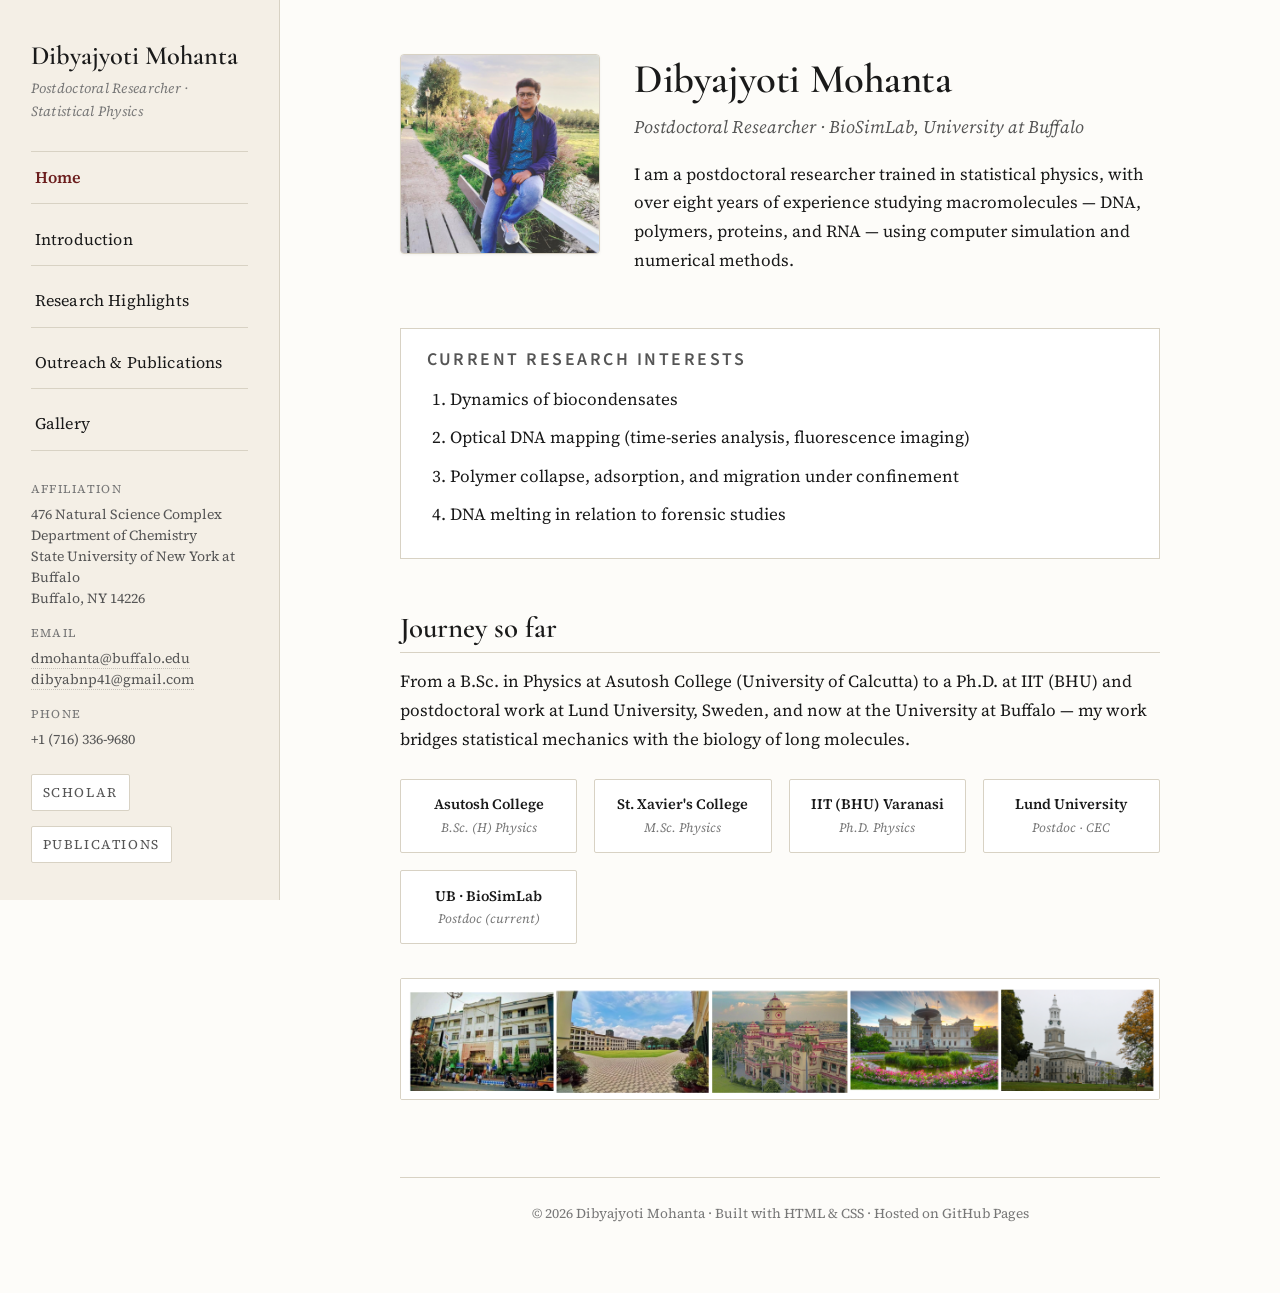
<file: index.html>
<!doctype html>
<html lang="en">
<head>
  <meta charset="utf-8" />
  <meta name="viewport" content="width=device-width, initial-scale=1" />
  <title>Dibyajyoti Mohanta — Postdoctoral Researcher, Statistical Physics</title>
  <meta name="description" content="Personal homepage of Dibyajyoti Mohanta — Postdoctoral researcher in statistical physics studying biomolecules: DNA, RNA condensates, polymers, and optical DNA mapping." />
  <link rel="preconnect" href="https://fonts.googleapis.com">
  <link rel="preconnect" href="https://fonts.gstatic.com" crossorigin>
  <link href="https://fonts.googleapis.com/css2?family=Cormorant+Garamond:wght@500;600;700&family=Source+Sans+3:wght@400;600&family=Source+Serif+4:ital,wght@0,400;0,600;1,400&display=swap" rel="stylesheet">
  <link rel="stylesheet" href="assets/style.css" />
<!-- Google tag (gtag.js) -->
<script async src="https://www.googletagmanager.com/gtag/js?id=G-84JQCJ07XE"></script>
<script>
  window.dataLayer = window.dataLayer || [];
  function gtag(){dataLayer.push(arguments);}
  gtag('js', new Date());

  gtag('config', 'G-84JQCJ07XE');
</script>
</head>
<body>
<div class="layout">

  <aside class="sidebar">
    <button class="menu-toggle" aria-label="Toggle menu">☰ Menu</button>
    <a href="index.html" class="brand">Dibyajyoti Mohanta</a>
    <div class="tagline">Postdoctoral Researcher · Statistical Physics</div>

    <nav>
      <ul>
        <li><a href="index.html">Home</a></li>
        <li><a href="introduction.html">Introduction</a></li>
        <li><a href="research.html">Research Highlights</a></li>
        <li><a href="publications.html">Outreach &amp; Publications</a></li>
        <li><a href="gallery.html">Gallery</a></li>
      </ul>
    </nav>

    <div class="contact">
      <span class="label">Affiliation</span>
      476 Natural Science Complex<br/>
      Department of Chemistry<br/>
      State University of New York at Buffalo<br/>
      Buffalo, NY 14226

      <span class="label">Email</span>
      <a href="mailto:dmohanta@buffalo.edu">dmohanta@buffalo.edu</a><br/>
      <a href="mailto:dibyabnp41@gmail.com">dibyabnp41@gmail.com</a>

      <span class="label">Phone</span>
      +1 (716) 336‑9680
    </div>

    <div class="socials">
      <a href="https://scholar.google.com/citations?user=WSRTEuAAAAAJ" target="_blank" rel="noopener">Scholar</a>
      <a href="publications.html">Publications</a>
    </div>
  </aside>

  <main class="main">
    <div class="content">

      <section class="hero">
        <img src="assets/images/profile.jpg" alt="Dibyajyoti Mohanta" />
        <div class="intro">
          <h1>Dibyajyoti Mohanta</h1>
          <p class="role">Postdoctoral Researcher · BioSimLab, University at Buffalo</p>
          <p>
            I am a postdoctoral researcher trained in statistical physics, with over eight years
            of experience studying macromolecules — DNA, polymers, proteins, and RNA — using
            computer simulation and numerical methods.
          </p>
        </div>
      </section>

      <div class="research-interests">
        <h3>Current research interests</h3>
        <ol>
          <li>Dynamics of biocondensates</li>
          <li>Optical DNA mapping (time-series analysis, fluorescence imaging)</li>
          <li>Polymer collapse, adsorption, and migration under confinement</li>
          <li>DNA melting in relation to forensic studies</li>
        </ol>
      </div>

      <h2>Journey so far</h2>
      <p>From a B.Sc. in Physics at Asutosh College (University of Calcutta) to a Ph.D. at IIT (BHU)
        and postdoctoral work at Lund University, Sweden, and now at the University at Buffalo —
        my work bridges statistical mechanics with the biology of long molecules.</p>

      <div class="affiliations">
        <a href="https://asutoshcollege.in/new-web/" target="_blank" rel="noopener">
          <span class="inst-name">Asutosh College</span>
          <span class="inst-role">B.Sc. (H) Physics</span>
        </a>
        <a href="https://www.sxccal.edu" target="_blank" rel="noopener">
          <span class="inst-name">St. Xavier's College</span>
          <span class="inst-role">M.Sc. Physics</span>
        </a>
        <a href="https://www.iitbhu.ac.in" target="_blank" rel="noopener">
          <span class="inst-name">IIT (BHU) Varanasi</span>
          <span class="inst-role">Ph.D. Physics</span>
        </a>
        <a href="https://www.lunduniversity.lu.se/home" target="_blank" rel="noopener">
          <span class="inst-name">Lund University</span>
          <span class="inst-role">Postdoc · CEC</span>
        </a>
        <a href="https://biosimlabub.github.io" target="_blank" rel="noopener">
          <span class="inst-name">UB · BioSimLab</span>
          <span class="inst-role">Postdoc (current)</span>
        </a>
      </div>

      <figure style="margin:2rem 0; text-align:center;">
        <img src="assets/images/journey.jpg"
             alt="Academic journey across institutions"
             style="max-width:100%;border:1px solid var(--rule); border-radius:2px;" />
      </figure>

      <footer class="footer">
        © <span id="year"></span> Dibyajyoti Mohanta · Built with HTML &amp; CSS · Hosted on GitHub Pages
      </footer>
    </div>
  </main>

</div>
<script>document.getElementById('year').textContent = new Date().getFullYear();</script>
<script src="assets/script.js"></script>
</body>
</html>
</file>
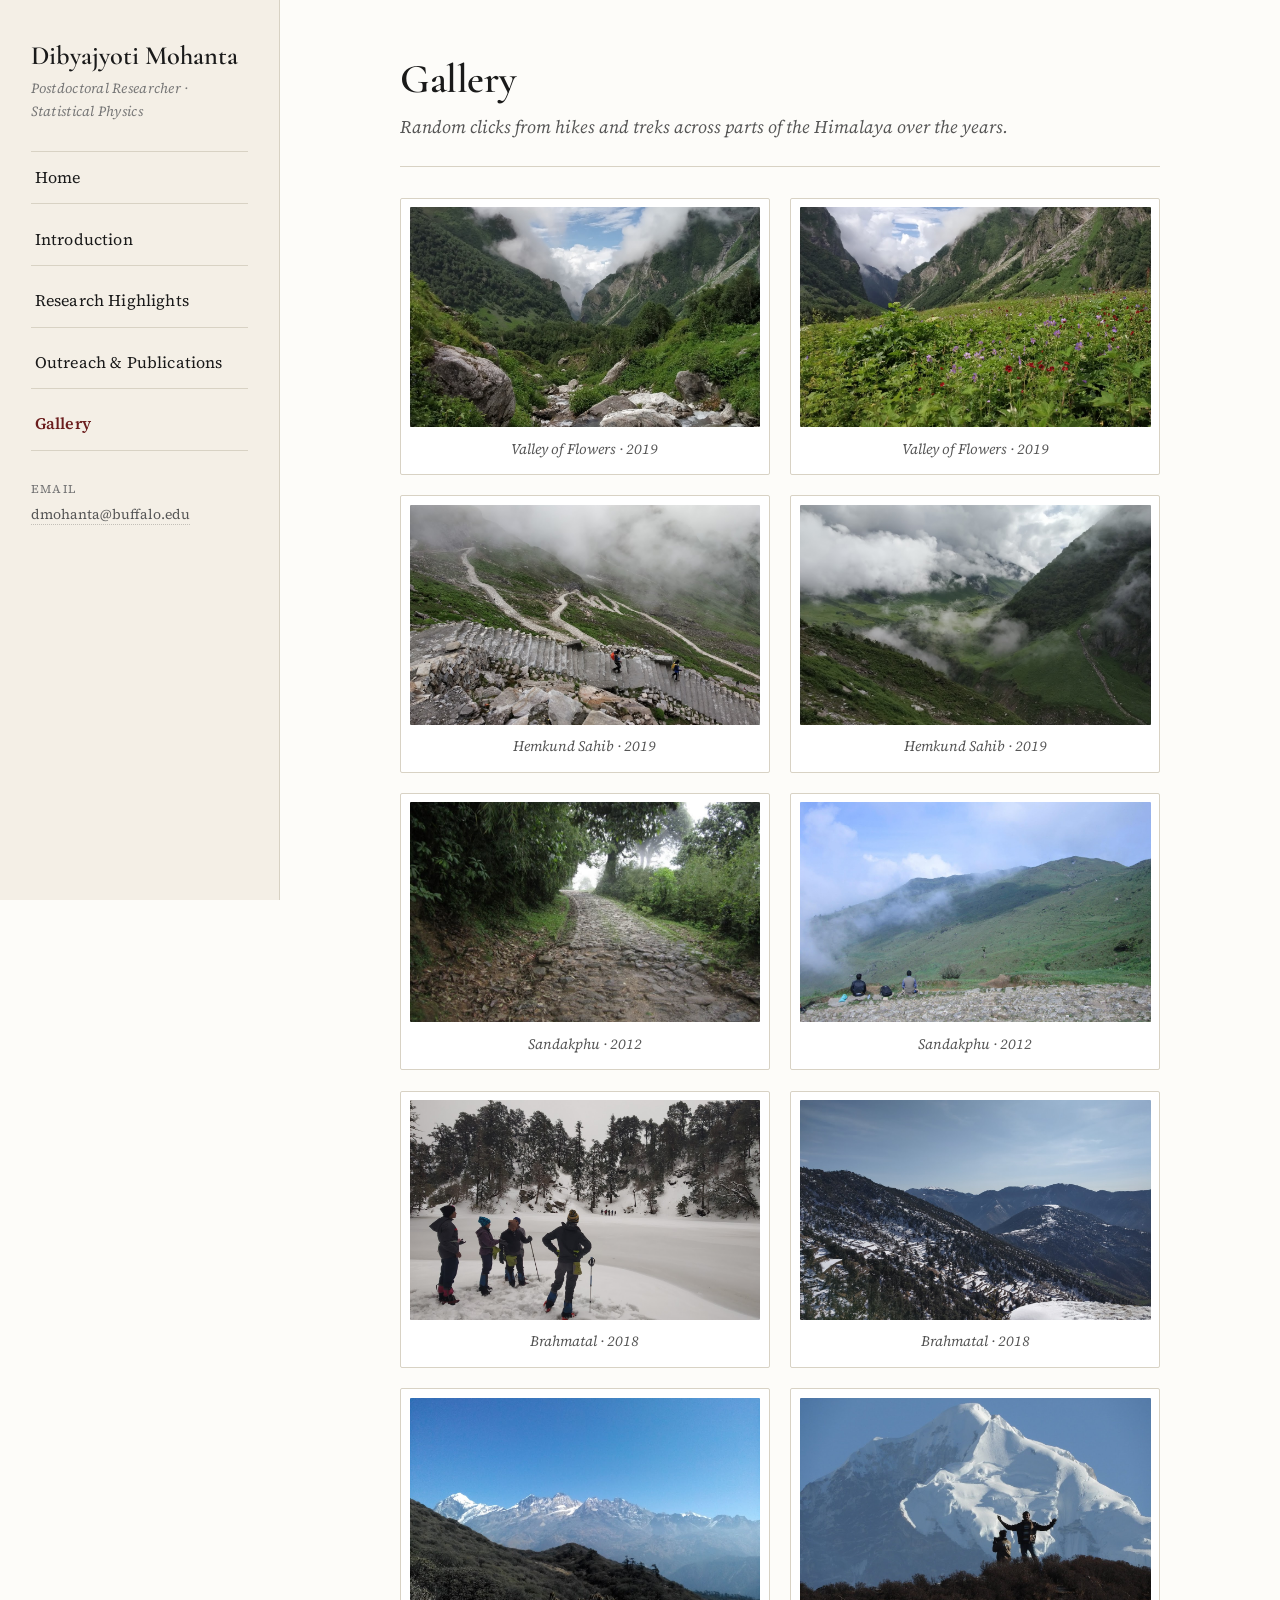
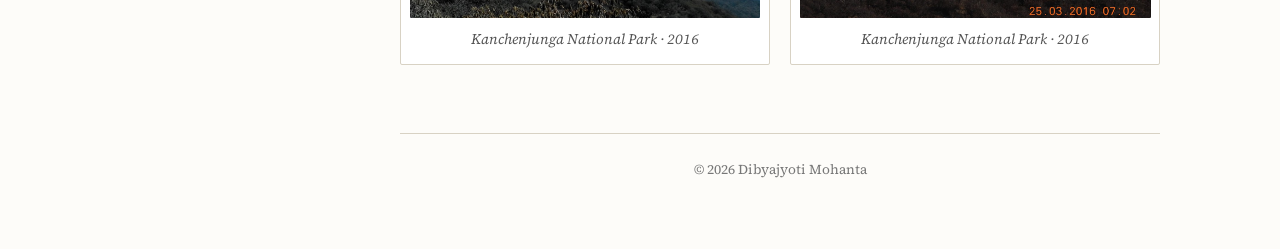
<file: gallery.html>
<!doctype html>
<html lang="en">
<head>
  <meta charset="utf-8" />
  <meta name="viewport" content="width=device-width, initial-scale=1" />
  <title>Gallery — Dibyajyoti Mohanta</title>
  <meta name="description" content="Photographs from treks and hikes in the Himalaya — Valley of Flowers, Hemkund Sahib, Sandakphu, Brahmatal, Kanchenjunga National Park." />
  <link rel="preconnect" href="https://fonts.googleapis.com">
  <link rel="preconnect" href="https://fonts.gstatic.com" crossorigin>
  <link href="https://fonts.googleapis.com/css2?family=Cormorant+Garamond:wght@500;600;700&family=Source+Sans+3:wght@400;600&family=Source+Serif+4:ital,wght@0,400;0,600;1,400&display=swap" rel="stylesheet">
  <link rel="stylesheet" href="assets/style.css" />
<!-- Google tag (gtag.js) -->
<script async src="https://www.googletagmanager.com/gtag/js?id=G-84JQCJ07XE"></script>
<script>
  window.dataLayer = window.dataLayer || [];
  function gtag(){dataLayer.push(arguments);}
  gtag('js', new Date());

  gtag('config', 'G-84JQCJ07XE');
</script>
</head>
<body>
<div class="layout">

  <aside class="sidebar">
    <button class="menu-toggle" aria-label="Toggle menu">☰ Menu</button>
    <a href="index.html" class="brand">Dibyajyoti Mohanta</a>
    <div class="tagline">Postdoctoral Researcher · Statistical Physics</div>
    <nav>
      <ul>
        <li><a href="index.html">Home</a></li>
        <li><a href="introduction.html">Introduction</a></li>
        <li><a href="research.html">Research Highlights</a></li>
        <li><a href="publications.html">Outreach &amp; Publications</a></li>
        <li><a href="gallery.html">Gallery</a></li>
      </ul>
    </nav>
    <div class="contact">
      <span class="label">Email</span>
      <a href="mailto:dmohanta@buffalo.edu">dmohanta@buffalo.edu</a>
    </div>
  </aside>

  <main class="main">
    <div class="content">

      <h1>Gallery</h1>
      <p class="page-subtitle">Random clicks from hikes and treks across parts of the Himalaya over the years.</p>

      <div class="gallery-grid">
        <figure>
          <img src="assets/images/valley-of-flowers-1.jpg" alt="Valley of Flowers" />
          <figcaption>Valley of Flowers · 2019</figcaption>
        </figure>
        <figure>
          <img src="assets/images/valley-of-flowers-2.jpg" alt="Valley of Flowers landscape" />
          <figcaption>Valley of Flowers · 2019</figcaption>
        </figure>
        <figure>
          <img src="assets/images/hemkund-1.jpg" alt="Hemkund Sahib" />
          <figcaption>Hemkund Sahib · 2019</figcaption>
        </figure>
        <figure>
          <img src="assets/images/hemkund-2.jpg" alt="Hemkund Sahib trail" />
          <figcaption>Hemkund Sahib · 2019</figcaption>
        </figure>
        <figure>
          <img src="assets/images/sandakphu-1.jpg" alt="Sandakphu" />
          <figcaption>Sandakphu · 2012</figcaption>
        </figure>
        <figure>
          <img src="assets/images/sandakphu-2.jpg" alt="Sandakphu view" />
          <figcaption>Sandakphu · 2012</figcaption>
        </figure>
        <figure>
          <img src="assets/images/brahmatal-1.jpg" alt="Brahmatal trek" />
          <figcaption>Brahmatal · 2018</figcaption>
        </figure>
        <figure>
          <img src="assets/images/brahmatal-2.jpg" alt="Brahmatal landscape" />
          <figcaption>Brahmatal · 2018</figcaption>
        </figure>
        <figure>
          <img src="assets/images/kanchenjunga-1.jpg" alt="Kanchenjunga National Park" />
          <figcaption>Kanchenjunga National Park · 2016</figcaption>
        </figure>
        <figure>
          <img src="assets/images/kanchenjunga-2.jpg" alt="Kanchenjunga landscape" />
          <figcaption>Kanchenjunga National Park · 2016</figcaption>
        </figure>
      </div>

      <footer class="footer">
        © <span id="year"></span> Dibyajyoti Mohanta
      </footer>
    </div>
  </main>

</div>
<script>document.getElementById('year').textContent = new Date().getFullYear();</script>
<script src="assets/script.js"></script>
</body>
</html>
</file>
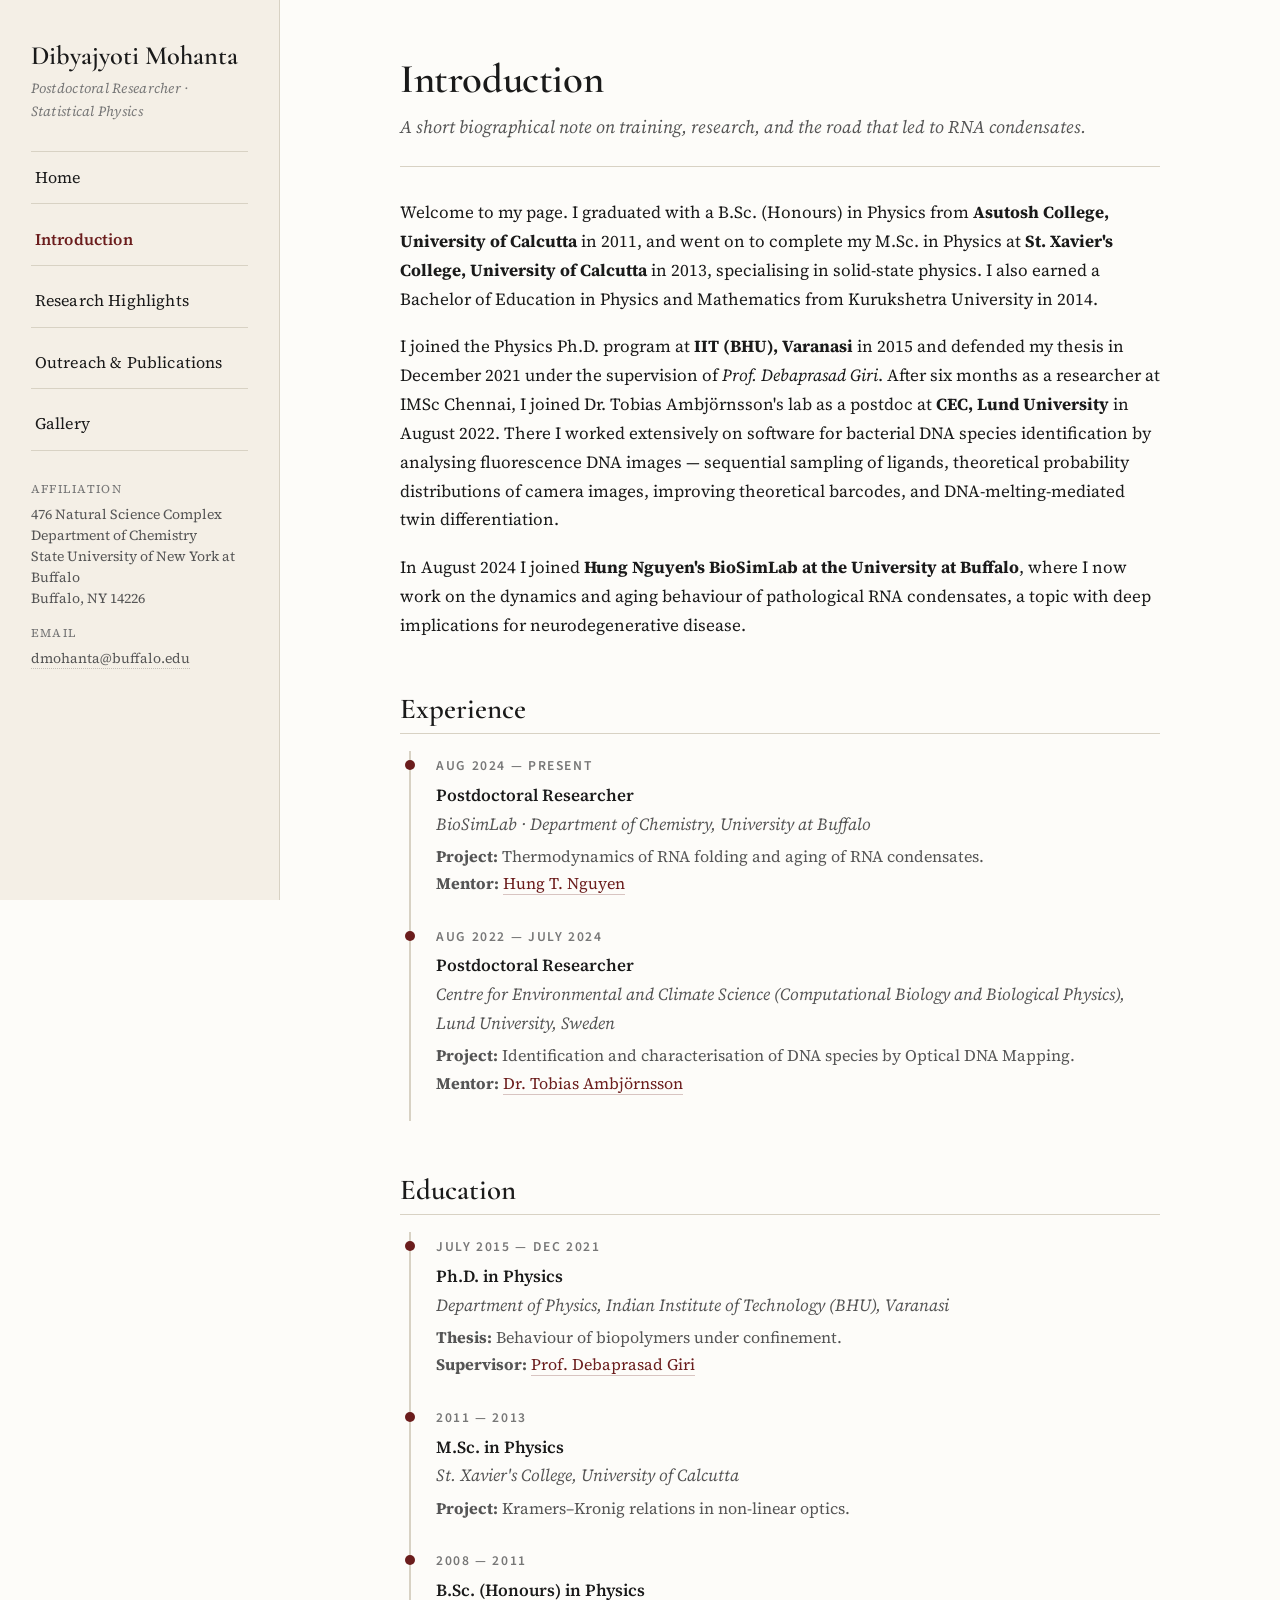
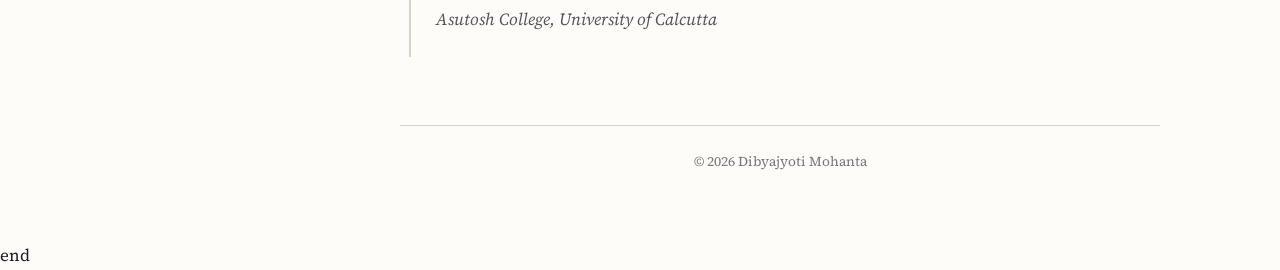
<file: introduction.html>
<!doctype html>
<html lang="en">
<head>
  <meta charset="utf-8" />
  <meta name="viewport" content="width=device-width, initial-scale=1" />
  <title>Introduction — Dibyajyoti Mohanta</title>
  <meta name="description" content="Academic background, experience and education of Dibyajyoti Mohanta." />
  <link rel="preconnect" href="https://fonts.googleapis.com">
  <link rel="preconnect" href="https://fonts.gstatic.com" crossorigin>
  <link href="https://fonts.googleapis.com/css2?family=Cormorant+Garamond:wght@500;600;700&family=Source+Sans+3:wght@400;600&family=Source+Serif+4:ital,wght@0,400;0,600;1,400&display=swap" rel="stylesheet">
  <link rel="stylesheet" href="assets/style.css" />
<!-- Google tag (gtag.js) -->
<script async src="https://www.googletagmanager.com/gtag/js?id=G-84JQCJ07XE"></script>
<script>
  window.dataLayer = window.dataLayer || [];
  function gtag(){dataLayer.push(arguments);}
  gtag('js', new Date());

  gtag('config', 'G-84JQCJ07XE');
</script>
</head>
<body>
<div class="layout">

  <aside class="sidebar">
    <button class="menu-toggle" aria-label="Toggle menu">☰ Menu</button>
    <a href="index.html" class="brand">Dibyajyoti Mohanta</a>
    <div class="tagline">Postdoctoral Researcher · Statistical Physics</div>
    <nav>
      <ul>
        <li><a href="index.html">Home</a></li>
        <li><a href="introduction.html">Introduction</a></li>
        <li><a href="research.html">Research Highlights</a></li>
        <li><a href="publications.html">Outreach &amp; Publications</a></li>
        <li><a href="gallery.html">Gallery</a></li>
      </ul>
    </nav>
    <div class="contact">
      <span class="label">Affiliation</span>
      476 Natural Science Complex<br/>
      Department of Chemistry<br/>
      State University of New York at Buffalo<br/>
      Buffalo, NY 14226
      <span class="label">Email</span>
      <a href="mailto:dmohanta@buffalo.edu">dmohanta@buffalo.edu</a>
    </div>
  </aside>

  <main class="main">
    <div class="content">

      <h1>Introduction</h1>
      <p class="page-subtitle">A short biographical note on training, research, and the road that led to RNA condensates.</p>

      <p>
        Welcome to my page. I graduated with a B.Sc. (Honours) in Physics from
        <strong>Asutosh College, University of Calcutta</strong> in 2011, and went on to complete my M.Sc. in
        Physics at <strong>St. Xavier's College, University of Calcutta</strong> in 2013, specialising in
        solid-state physics. I also earned a Bachelor of Education in Physics and Mathematics from
        Kurukshetra University in 2014.
      </p>

      <p>
        I joined the Physics Ph.D. program at <strong>IIT (BHU), Varanasi</strong> in 2015 and defended my
        thesis in December 2021 under the supervision of <em>Prof. Debaprasad Giri</em>. After six months
        as a researcher at IMSc Chennai, I joined Dr. Tobias Ambjörnsson's lab as a postdoc at
        <strong>CEC, Lund University</strong> in August 2022. There I worked extensively on software for
        bacterial DNA species identification by analysing fluorescence DNA images — sequential
        sampling of ligands, theoretical probability distributions of camera images, improving
        theoretical barcodes, and DNA-melting-mediated twin differentiation.
      </p>

      <p>
        In August 2024 I joined <strong>Hung Nguyen's BioSimLab at the University at Buffalo</strong>,
        where I now work on the dynamics and aging behaviour of pathological RNA condensates,
        a topic with deep implications for neurodegenerative disease.
      </p>

      <h2>Experience</h2>
      <ol class="timeline">
        <li>
          <span class="when">Aug 2024 — Present</span>
          <span class="title">Postdoctoral Researcher</span>
          <span class="place">BioSimLab · Department of Chemistry, University at Buffalo</span>
          <span class="detail"><strong>Project:</strong> Thermodynamics of RNA folding and aging of RNA condensates.<br/>
          <strong>Mentor:</strong> <a href="https://biosimlabub.github.io" target="_blank" rel="noopener">Hung T. Nguyen</a></span>
        </li>
        <li>
          <span class="when">Aug 2022 — July 2024</span>
          <span class="title">Postdoctoral Researcher</span>
          <span class="place">Centre for Environmental and Climate Science (Computational Biology and Biological Physics), Lund University, Sweden</span>
          <span class="detail"><strong>Project:</strong> Identification and characterisation of DNA species by Optical DNA Mapping.<br/>
          <strong>Mentor:</strong> <a href="https://www.cec.lu.se/tobias-ambjornsson" target="_blank" rel="noopener">Dr. Tobias Ambjörnsson</a></span>
        </li>
      </ol>

      <h2>Education</h2>
      <ol class="timeline">
        <li>
          <span class="when">July 2015 — Dec 2021</span>
          <span class="title">Ph.D. in Physics</span>
          <span class="place">Department of Physics, Indian Institute of Technology (BHU), Varanasi</span>
          <span class="detail"><strong>Thesis:</strong> Behaviour of biopolymers under confinement.<br/>
          <strong>Supervisor:</strong> <a href="https://www.iitbhu.ac.in/dept/phy/people/dgiriapp" target="_blank" rel="noopener">Prof. Debaprasad Giri</a></span>
        </li>
        <li>
          <span class="when">2011 — 2013</span>
          <span class="title">M.Sc. in Physics</span>
          <span class="place">St. Xavier's College, University of Calcutta</span>
          <span class="detail"><strong>Project:</strong> Kramers–Kronig relations in non-linear optics.</span>
        </li>
        <li>
          <span class="when">2008 — 2011</span>
          <span class="title">B.Sc. (Honours) in Physics</span>
          <span class="place">Asutosh College, University of Calcutta</span>
        </li>
      </ol>

      <footer class="footer">
        © <span id="year"></span> Dibyajyoti Mohanta
      </footer>
    </div>
  </main>

</div>
<script>document.getElementById('year').textContent = new Date().getFullYear();</script>
<script src="assets/script.js"></script>
</body>
</html>
end
</file>
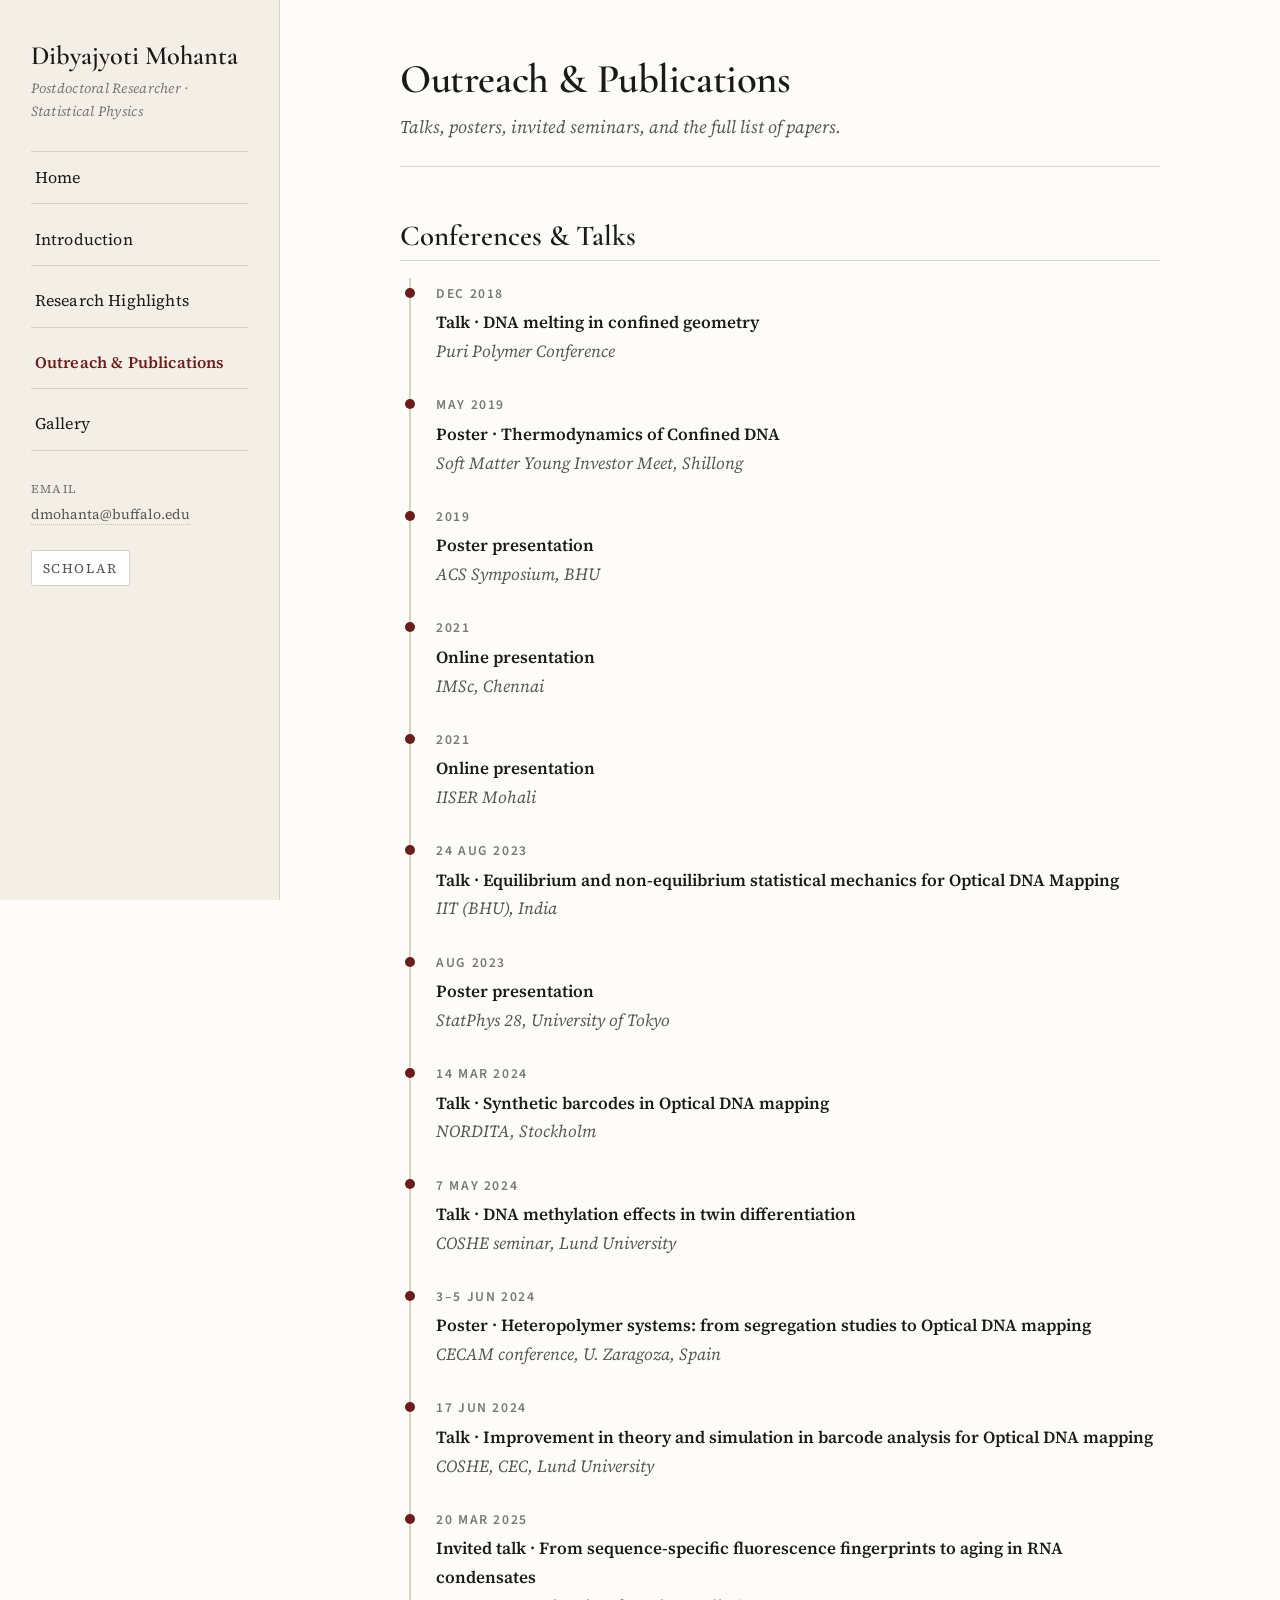
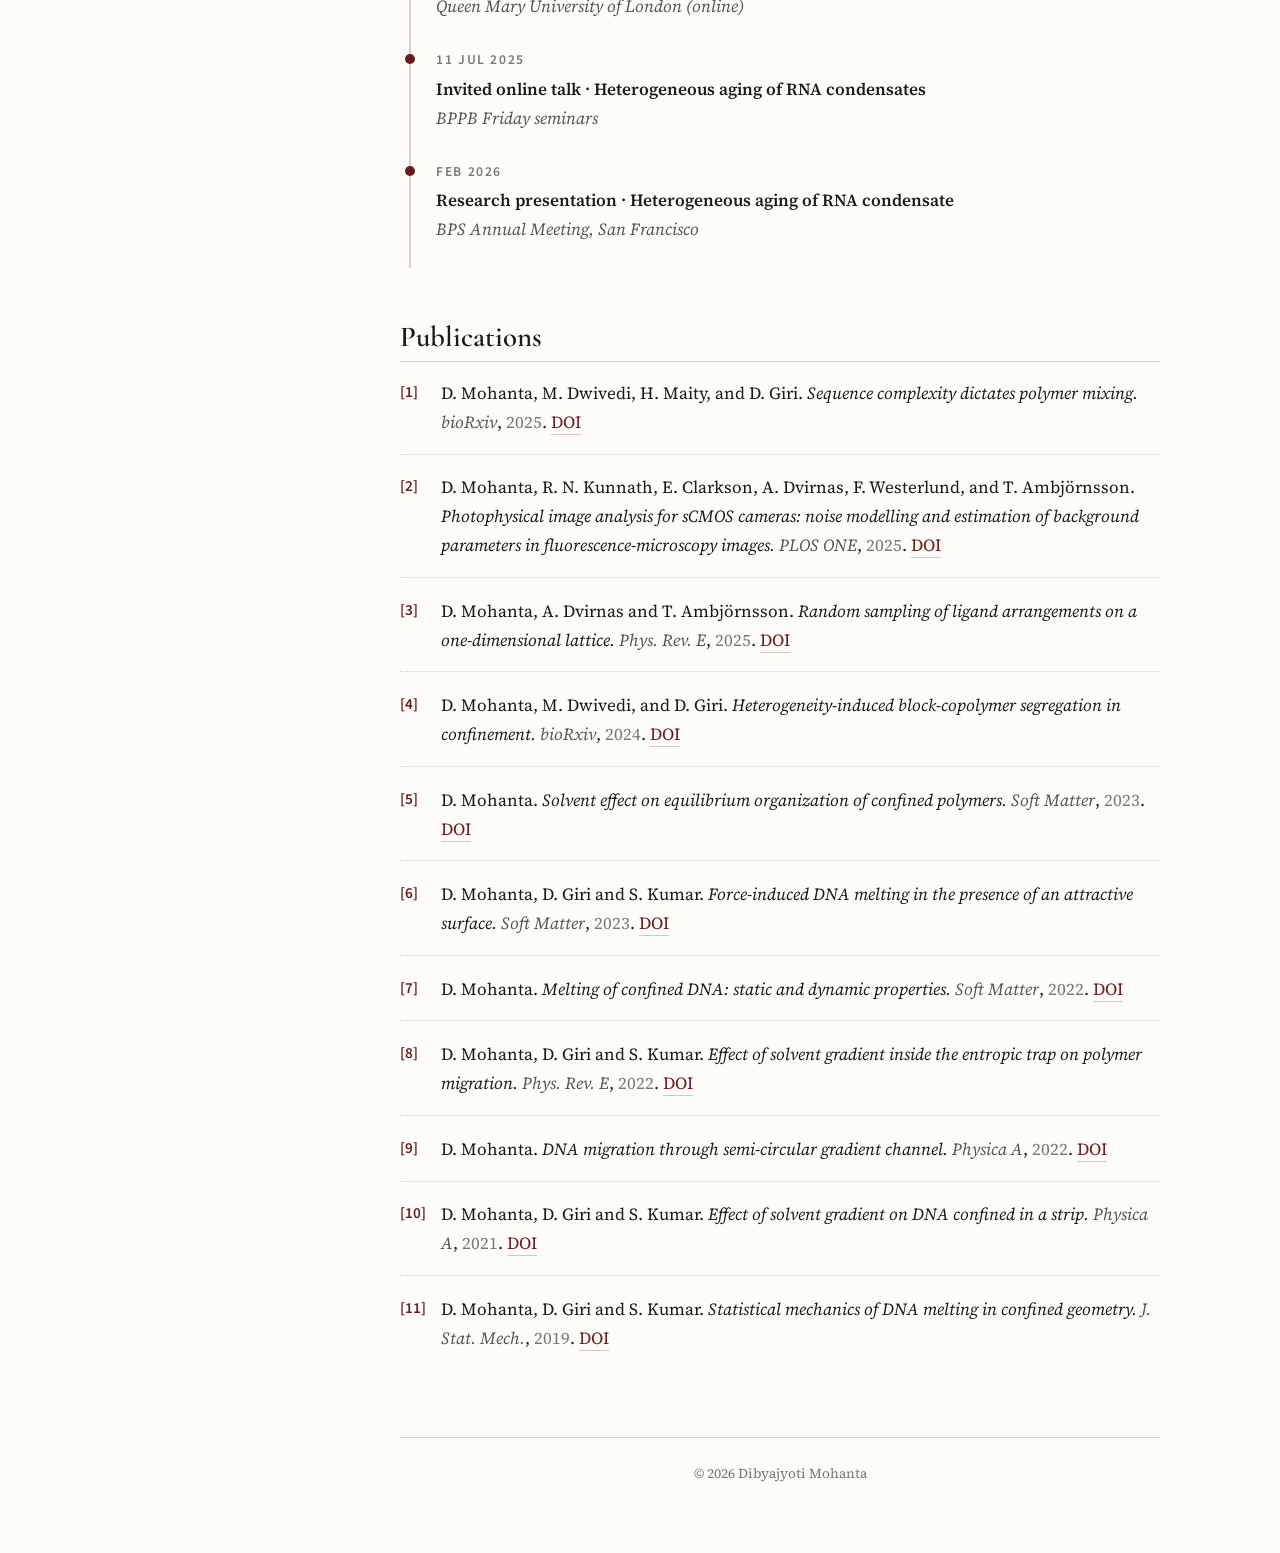
<file: publications.html>
<!doctype html>
<html lang="en">
<head>
  <meta charset="utf-8" />
  <meta name="viewport" content="width=device-width, initial-scale=1" />
  <title>Outreach &amp; Publications — Dibyajyoti Mohanta</title>
  <meta name="description" content="Talks, conference presentations and publications by Dibyajyoti Mohanta." />
  <link rel="preconnect" href="https://fonts.googleapis.com">
  <link rel="preconnect" href="https://fonts.gstatic.com" crossorigin>
  <link href="https://fonts.googleapis.com/css2?family=Cormorant+Garamond:wght@500;600;700&family=Source+Sans+3:wght@400;600&family=Source+Serif+4:ital,wght@0,400;0,600;1,400&display=swap" rel="stylesheet">
  <link rel="stylesheet" href="assets/style.css" />
 <!-- Google tag (gtag.js) -->
<script async src="https://www.googletagmanager.com/gtag/js?id=G-84JQCJ07XE"></script>
<script>
  window.dataLayer = window.dataLayer || [];
  function gtag(){dataLayer.push(arguments);}
  gtag('js', new Date());

  gtag('config', 'G-84JQCJ07XE');
</script>
</head>
<body>
<div class="layout">

  <aside class="sidebar">
    <button class="menu-toggle" aria-label="Toggle menu">☰ Menu</button>
    <a href="index.html" class="brand">Dibyajyoti Mohanta</a>
    <div class="tagline">Postdoctoral Researcher · Statistical Physics</div>
    <nav>
      <ul>
        <li><a href="index.html">Home</a></li>
        <li><a href="introduction.html">Introduction</a></li>
        <li><a href="research.html">Research Highlights</a></li>
        <li><a href="publications.html">Outreach &amp; Publications</a></li>
        <li><a href="gallery.html">Gallery</a></li>
      </ul>
    </nav>
    <div class="contact">
      <span class="label">Email</span>
      <a href="mailto:dmohanta@buffalo.edu">dmohanta@buffalo.edu</a>
    </div>
    <div class="socials">
      <a href="https://scholar.google.com/citations?user=WSRTEuAAAAAJ" target="_blank" rel="noopener">Scholar</a>
    </div>
  </aside>

  <main class="main">
    <div class="content">

      <h1>Outreach &amp; Publications</h1>
      <p class="page-subtitle">Talks, posters, invited seminars, and the full list of papers.</p>

      <h2>Conferences &amp; Talks</h2>
      <ul class="timeline">
        <li><span class="when">Dec 2018</span><span class="title">Talk · DNA melting in confined geometry</span><span class="place">Puri Polymer Conference</span></li>
        <li><span class="when">May 2019</span><span class="title">Poster · Thermodynamics of Confined DNA</span><span class="place">Soft Matter Young Investor Meet, Shillong</span></li>
        <li><span class="when">2019</span><span class="title">Poster presentation</span><span class="place">ACS Symposium, BHU</span></li>
        <li><span class="when">2021</span><span class="title">Online presentation</span><span class="place">IMSc, Chennai</span></li>
        <li><span class="when">2021</span><span class="title">Online presentation</span><span class="place">IISER Mohali</span></li>
        <li><span class="when">24 Aug 2023</span><span class="title">Talk · Equilibrium and non-equilibrium statistical mechanics for Optical DNA Mapping</span><span class="place">IIT (BHU), India</span></li>
        <li><span class="when">Aug 2023</span><span class="title">Poster presentation</span><span class="place">StatPhys 28, University of Tokyo</span></li>
        <li><span class="when">14 Mar 2024</span><span class="title">Talk · Synthetic barcodes in Optical DNA mapping</span><span class="place">NORDITA, Stockholm</span></li>
        <li><span class="when">7 May 2024</span><span class="title">Talk · DNA methylation effects in twin differentiation</span><span class="place">COSHE seminar, Lund University</span></li>
        <li><span class="when">3–5 Jun 2024</span><span class="title">Poster · Heteropolymer systems: from segregation studies to Optical DNA mapping</span><span class="place">CECAM conference, U. Zaragoza, Spain</span></li>
        <li><span class="when">17 Jun 2024</span><span class="title">Talk · Improvement in theory and simulation in barcode analysis for Optical DNA mapping</span><span class="place">COSHE, CEC, Lund University</span></li>
        <li><span class="when">20 Mar 2025</span><span class="title">Invited talk · From sequence-specific fluorescence fingerprints to aging in RNA condensates</span><span class="place">Queen Mary University of London (online)</span></li>
        <li><span class="when">11 Jul 2025</span><span class="title">Invited online talk · Heterogeneous aging of RNA condensates</span><span class="place">BPPB Friday seminars</span></li>
        <li><span class="when">Feb 2026</span><span class="title">Research presentation · Heterogeneous aging of RNA condensate</span><span class="place">BPS Annual Meeting, San Francisco</span></li>
      </ul>

      <h2>Publications</h2>
      <ol class="pub-list">
        <li>
          <span class="authors">D. Mohanta, M. Dwivedi, H. Maity, and D. Giri.</span>
          <em>Sequence complexity dictates polymer mixing.</em>
          <span class="venue">bioRxiv</span>, <span class="year">2025</span>.
          <a href="https://doi.org/10.64898/2025.12.23.696237" target="_blank" rel="noopener">DOI</a>
        </li>
        <li>
          <span class="authors">D. Mohanta, R. N. Kunnath, E. Clarkson, A. Dvirnas, F. Westerlund, and T. Ambjörnsson.</span>
          <em>Photophysical image analysis for sCMOS cameras: noise modelling and estimation of background parameters in fluorescence-microscopy images.</em>
          <span class="venue">PLOS ONE</span>, <span class="year">2025</span>.
          <a href="https://doi.org/10.1371/journal.pone.0335310" target="_blank" rel="noopener">DOI</a>
        </li>
        <li>
          <span class="authors">D. Mohanta, A. Dvirnas and T. Ambjörnsson.</span>
          <em>Random sampling of ligand arrangements on a one-dimensional lattice.</em>
          <span class="venue">Phys. Rev. E</span>, <span class="year">2025</span>.
          <a href="https://doi.org/10.1103/PhysRevE.111.014412" target="_blank" rel="noopener">DOI</a>
        </li>
        <li>
          <span class="authors">D. Mohanta, M. Dwivedi, and D. Giri.</span>
          <em>Heterogeneity-induced block-copolymer segregation in confinement.</em>
          <span class="venue">bioRxiv</span>, <span class="year">2024</span>.
          <a href="https://doi.org/10.1101/2024.10.31.621393" target="_blank" rel="noopener">DOI</a>
        </li>
        <li>
          <span class="authors">D. Mohanta.</span>
          <em>Solvent effect on equilibrium organization of confined polymers.</em>
          <span class="venue">Soft Matter</span>, <span class="year">2023</span>.
          <a href="https://doi.org/10.1039/D3SM00373F" target="_blank" rel="noopener">DOI</a>
        </li>
        <li>
          <span class="authors">D. Mohanta, D. Giri and S. Kumar.</span>
          <em>Force-induced DNA melting in the presence of an attractive surface.</em>
          <span class="venue">Soft Matter</span>, <span class="year">2023</span>.
          <a href="https://doi.org/10.1039/D3SM00037K" target="_blank" rel="noopener">DOI</a>
        </li>
        <li>
          <span class="authors">D. Mohanta.</span>
          <em>Melting of confined DNA: static and dynamic properties.</em>
          <span class="venue">Soft Matter</span>, <span class="year">2022</span>.
          <a href="https://doi.org/10.1039/D2SM00220E" target="_blank" rel="noopener">DOI</a>
        </li>
        <li>
          <span class="authors">D. Mohanta, D. Giri and S. Kumar.</span>
          <em>Effect of solvent gradient inside the entropic trap on polymer migration.</em>
          <span class="venue">Phys. Rev. E</span>, <span class="year">2022</span>.
          <a href="https://doi.org/10.1103/PhysRevE.105.024135" target="_blank" rel="noopener">DOI</a>
        </li>
        <li>
          <span class="authors">D. Mohanta.</span>
          <em>DNA migration through semi-circular gradient channel.</em>
          <span class="venue">Physica A</span>, <span class="year">2022</span>.
          <a href="https://doi.org/10.1016/j.physa.2021.126573" target="_blank" rel="noopener">DOI</a>
        </li>
        <li>
          <span class="authors">D. Mohanta, D. Giri and S. Kumar.</span>
          <em>Effect of solvent gradient on DNA confined in a strip.</em>
          <span class="venue">Physica A</span>, <span class="year">2021</span>.
          <a href="https://doi.org/10.1016/j.physa.2020.125379" target="_blank" rel="noopener">DOI</a>
        </li>
        <li>
          <span class="authors">D. Mohanta, D. Giri and S. Kumar.</span>
          <em>Statistical mechanics of DNA melting in confined geometry.</em>
          <span class="venue">J. Stat. Mech.</span>, <span class="year">2019</span>.
          <a href="https://doi.org/10.1088/1742-5468/ab0818" target="_blank" rel="noopener">DOI</a>
        </li>
      </ol>

      <footer class="footer">
        © <span id="year"></span> Dibyajyoti Mohanta
      </footer>
    </div>
  </main>

</div>
<script>document.getElementById('year').textContent = new Date().getFullYear();</script>
<script src="assets/script.js"></script>
</body>
</html>
</file>
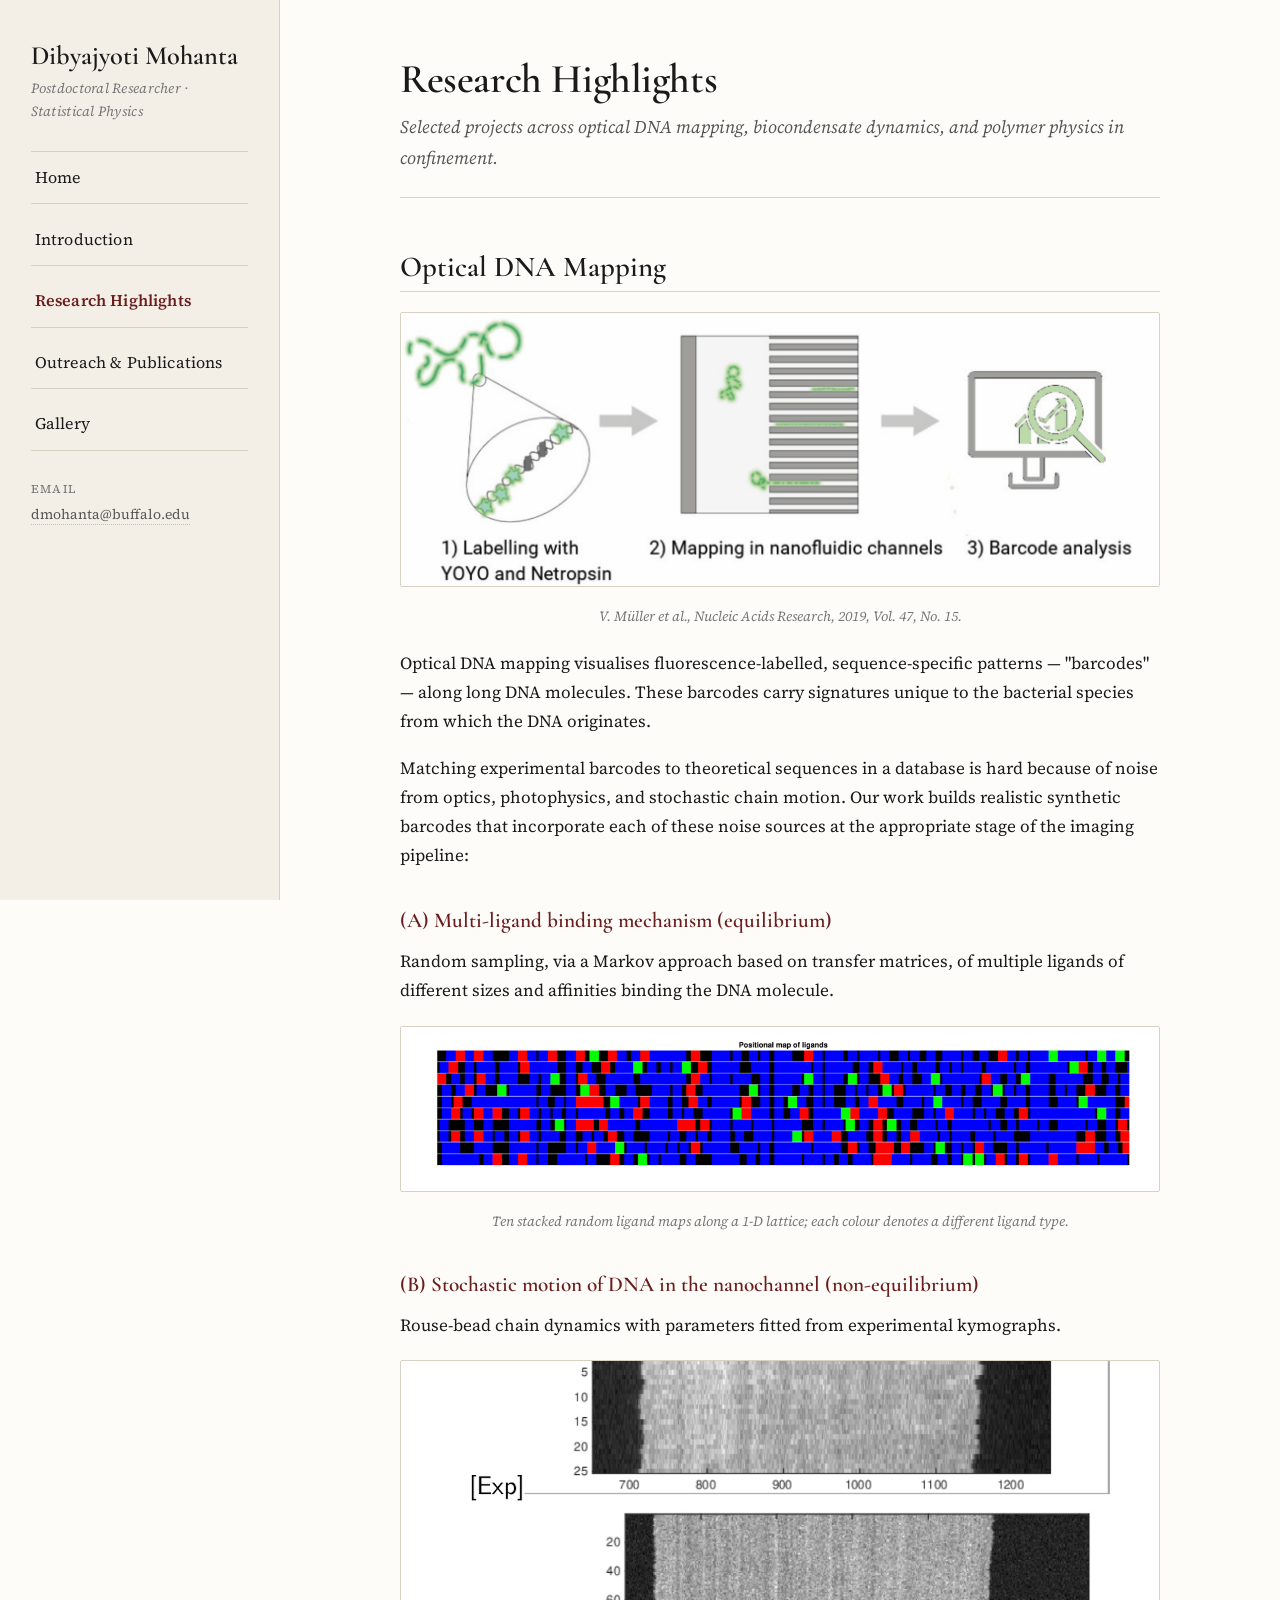
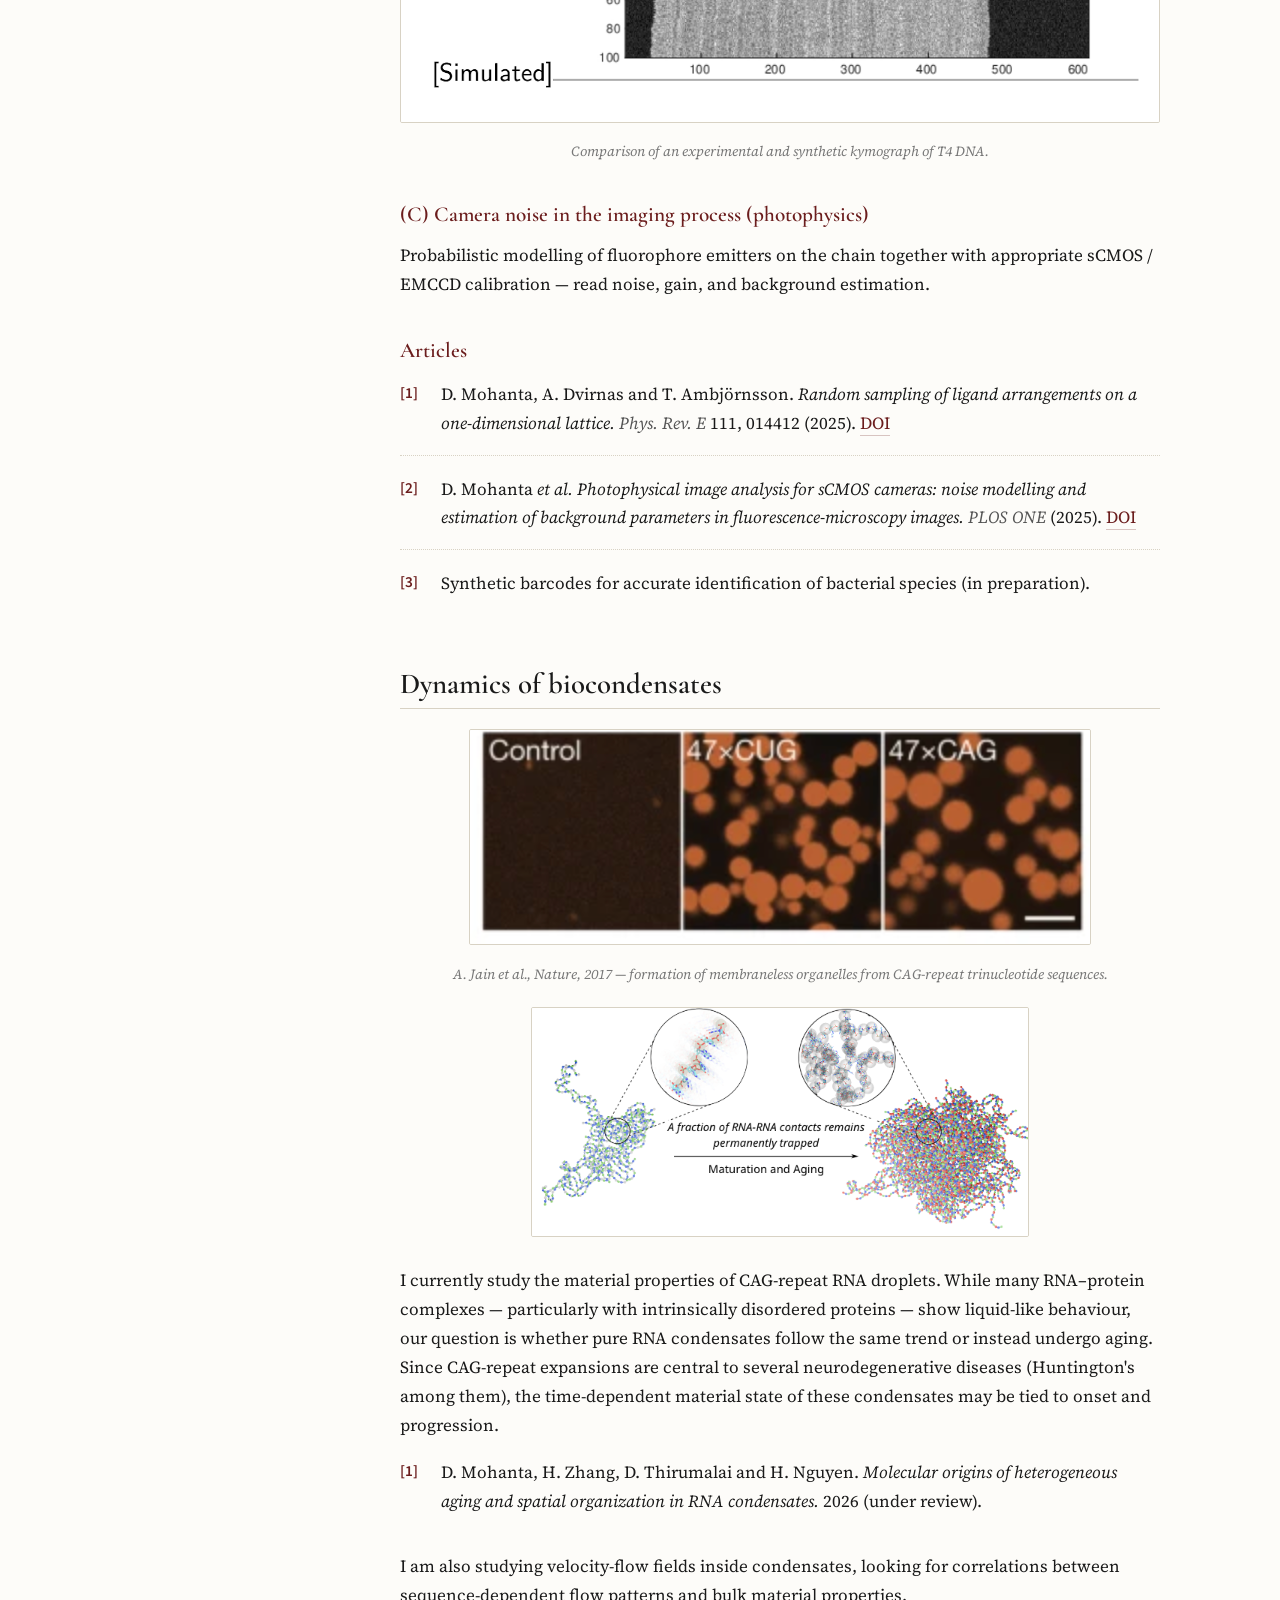
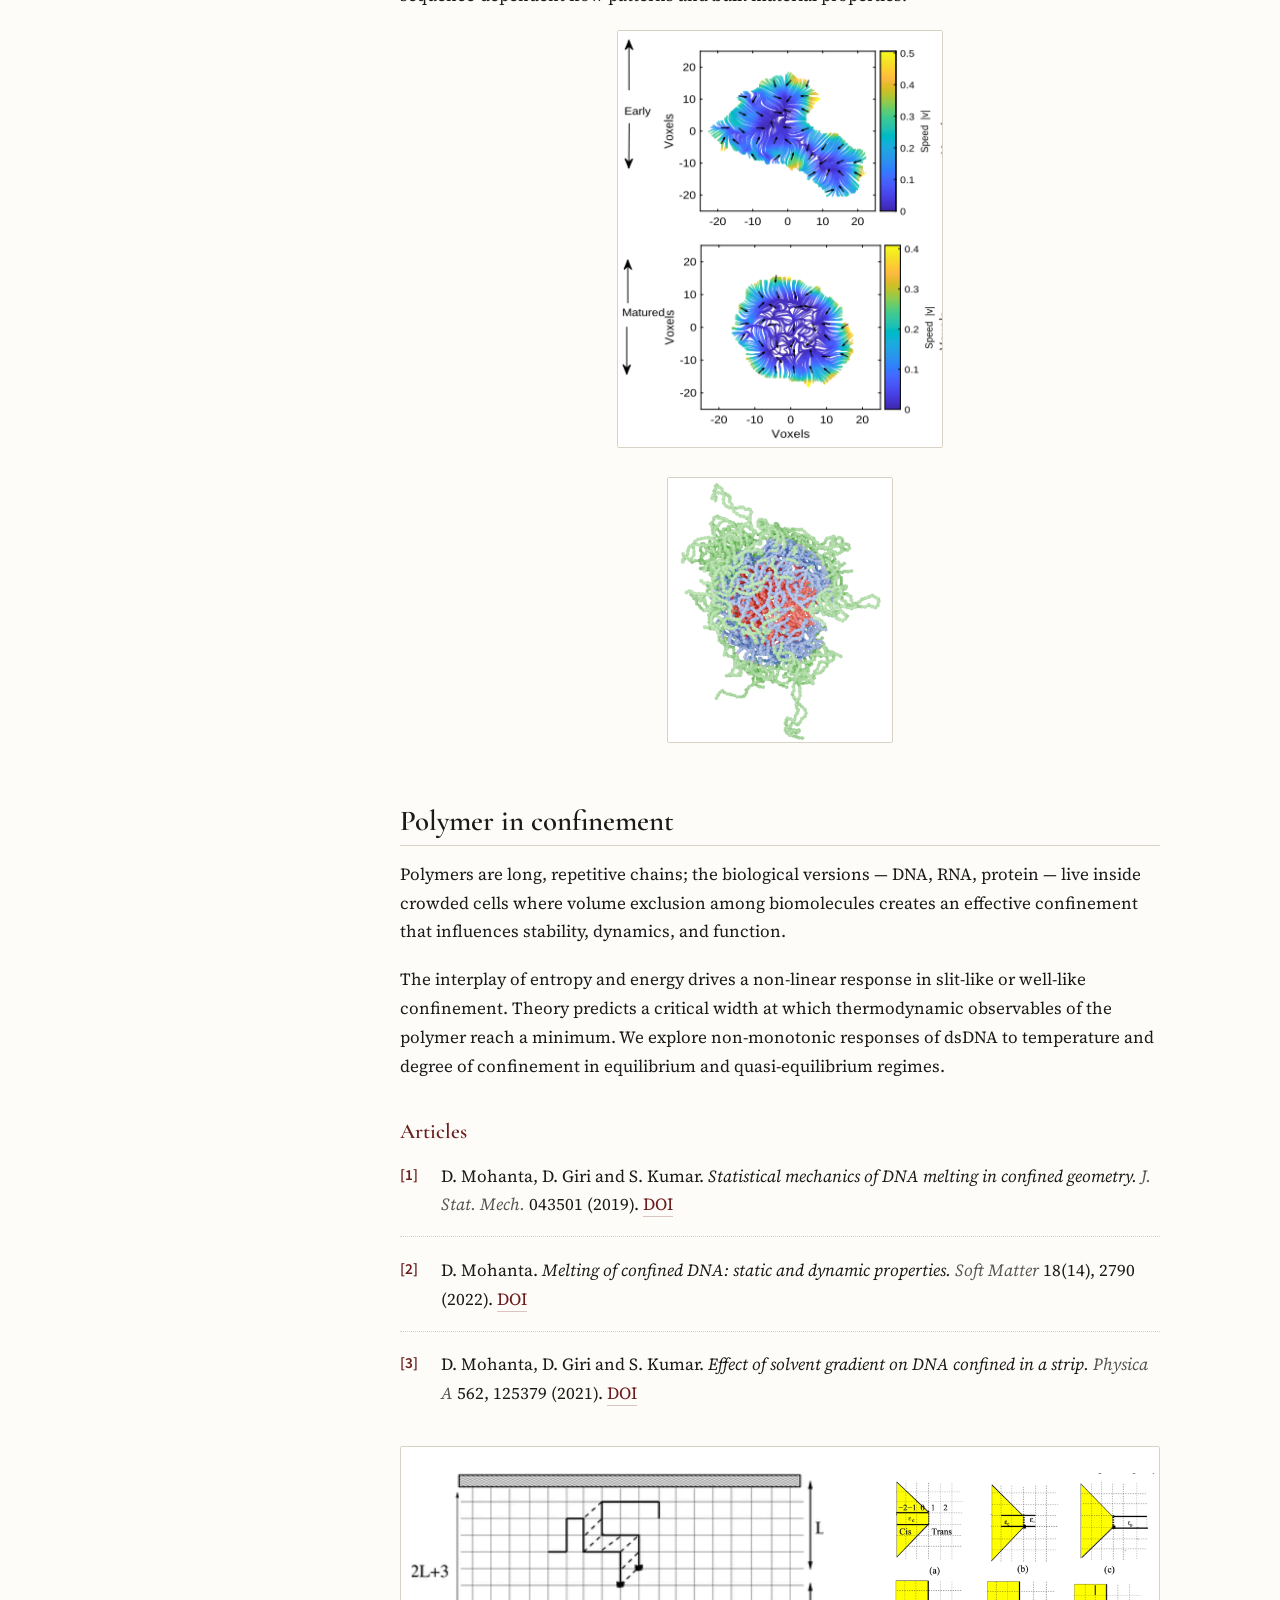
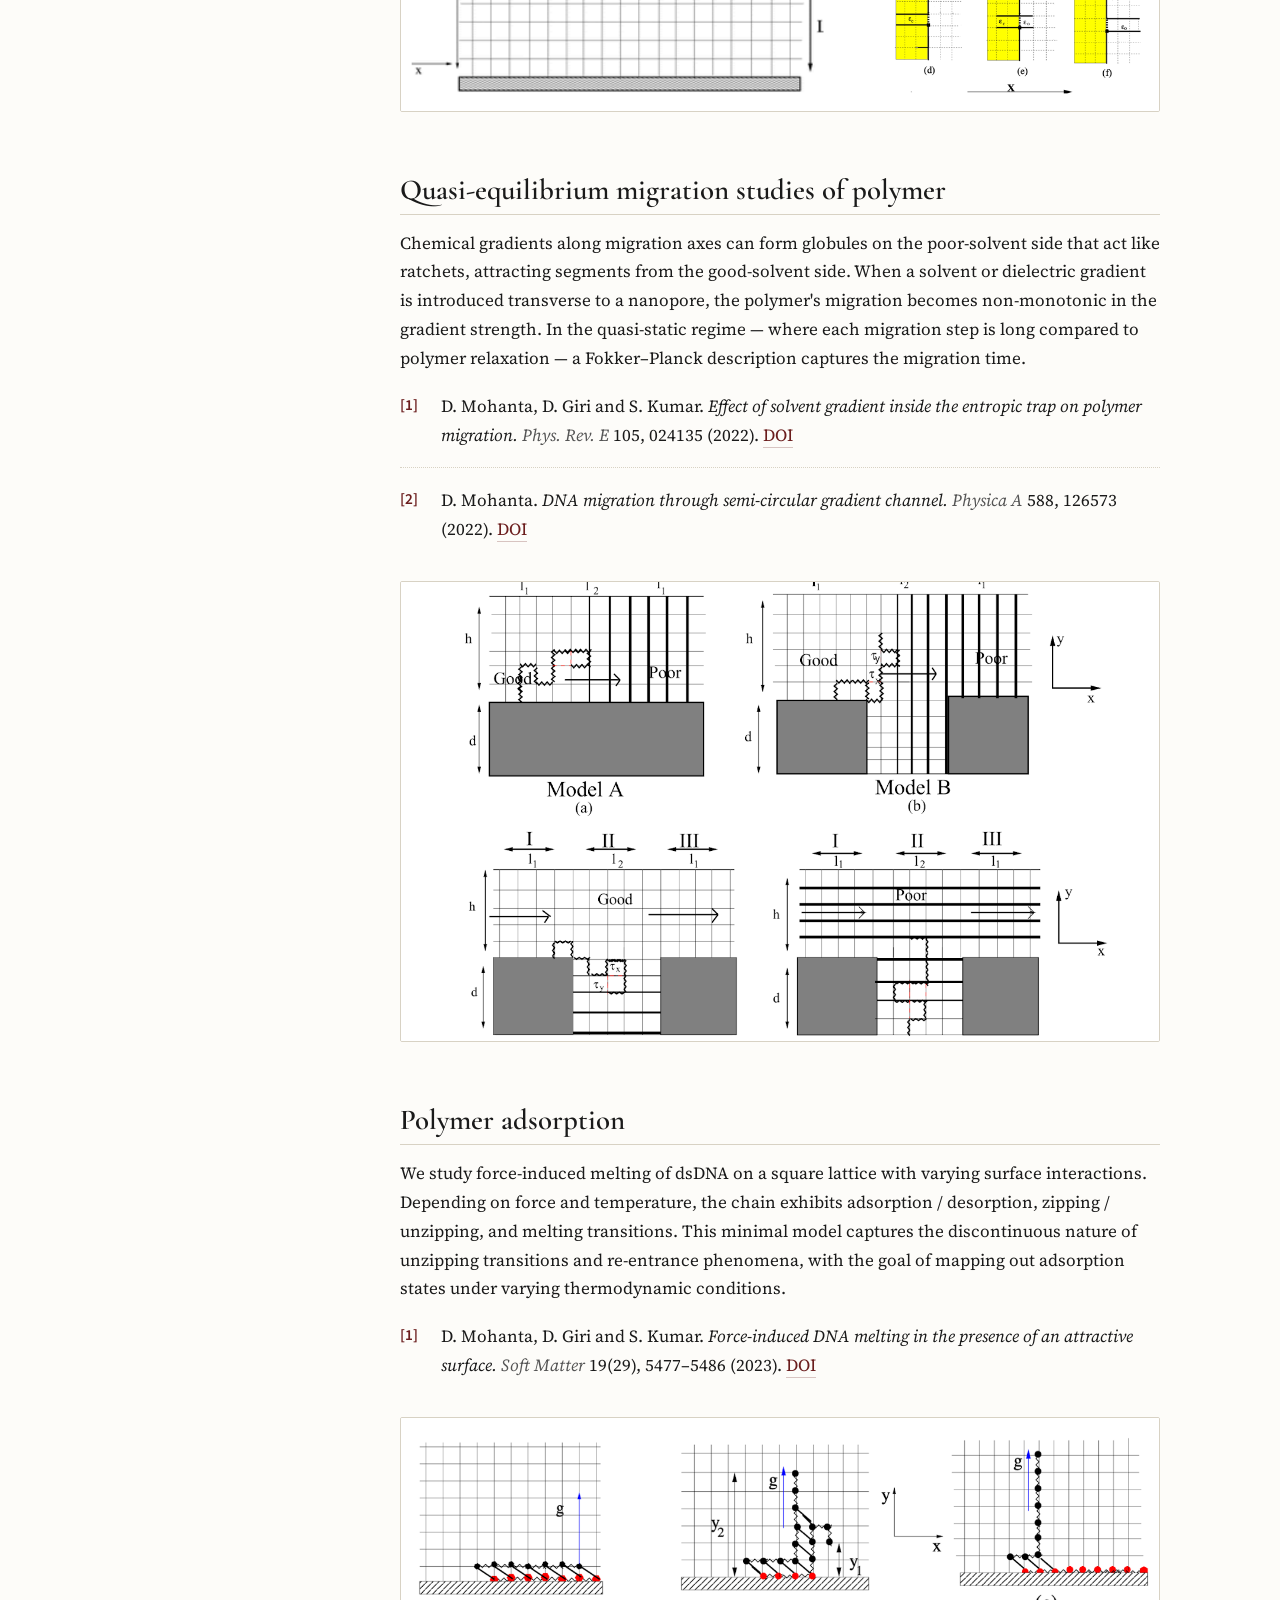
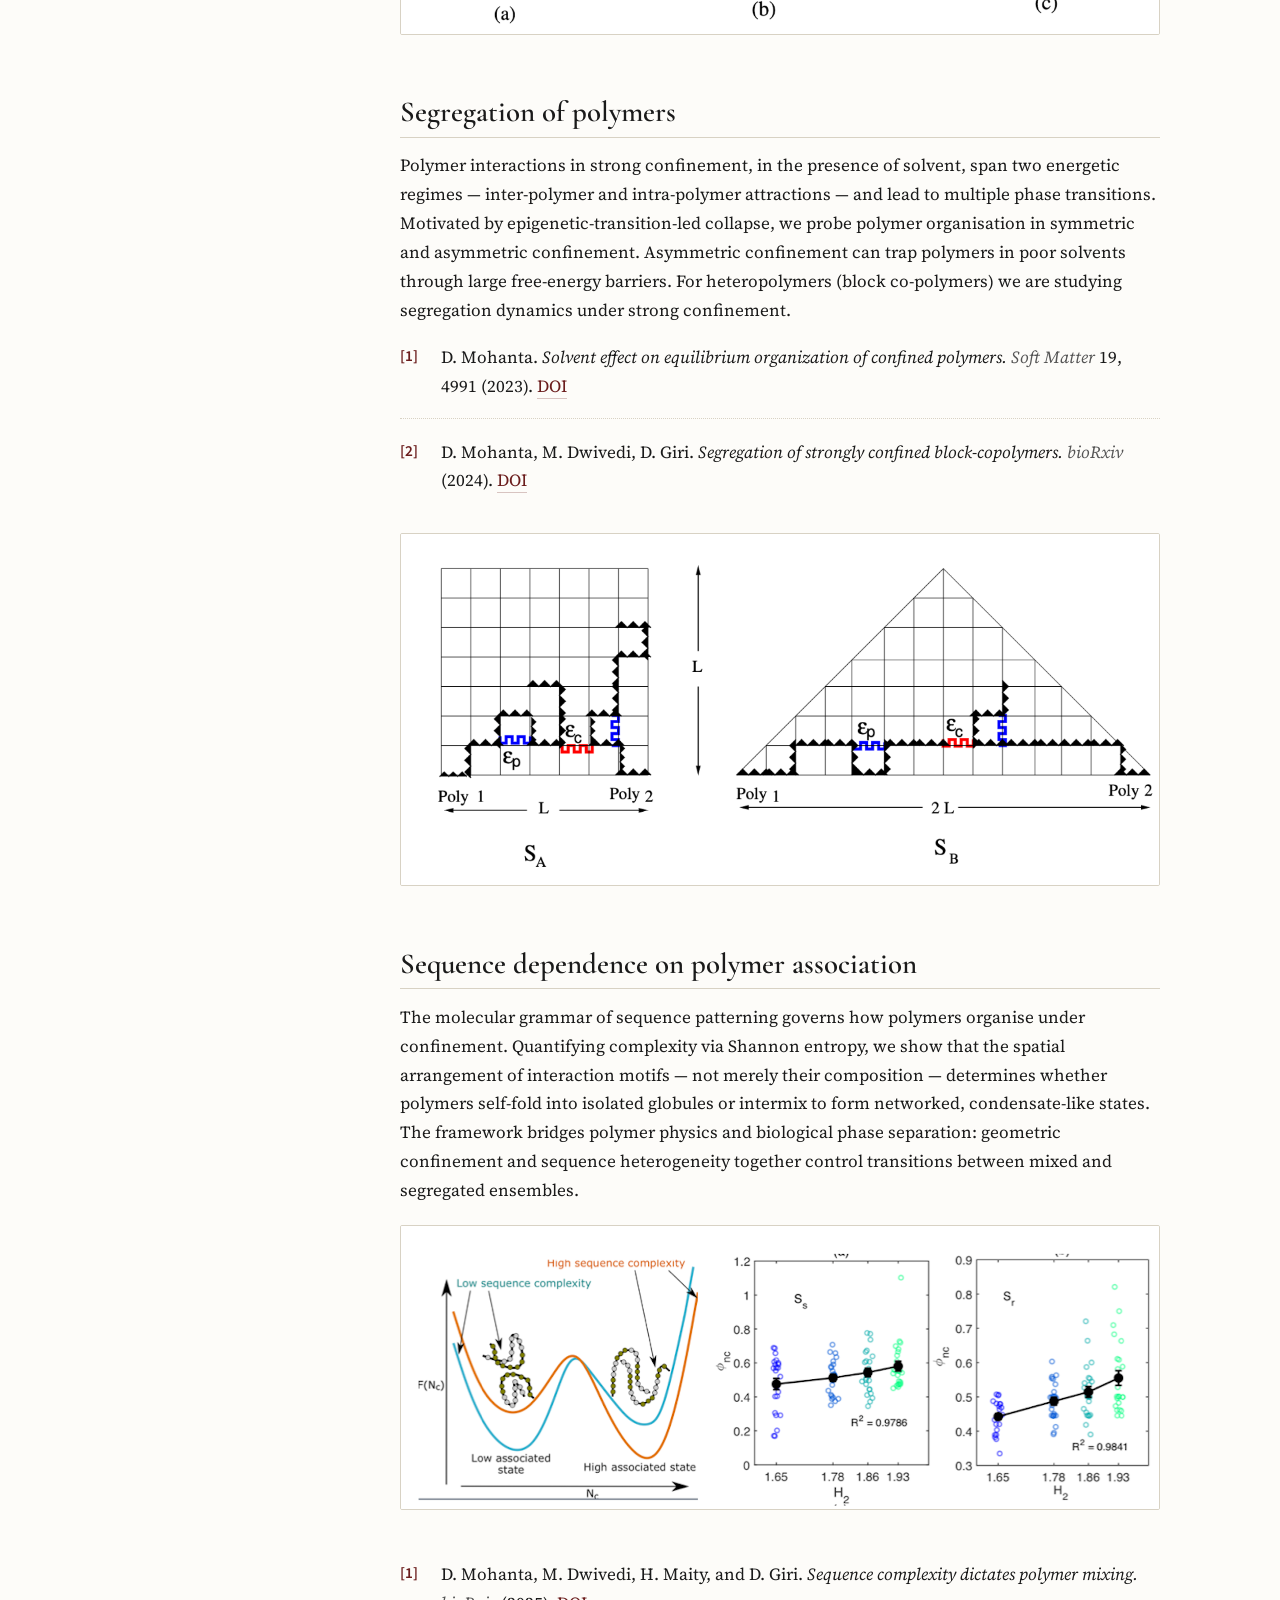
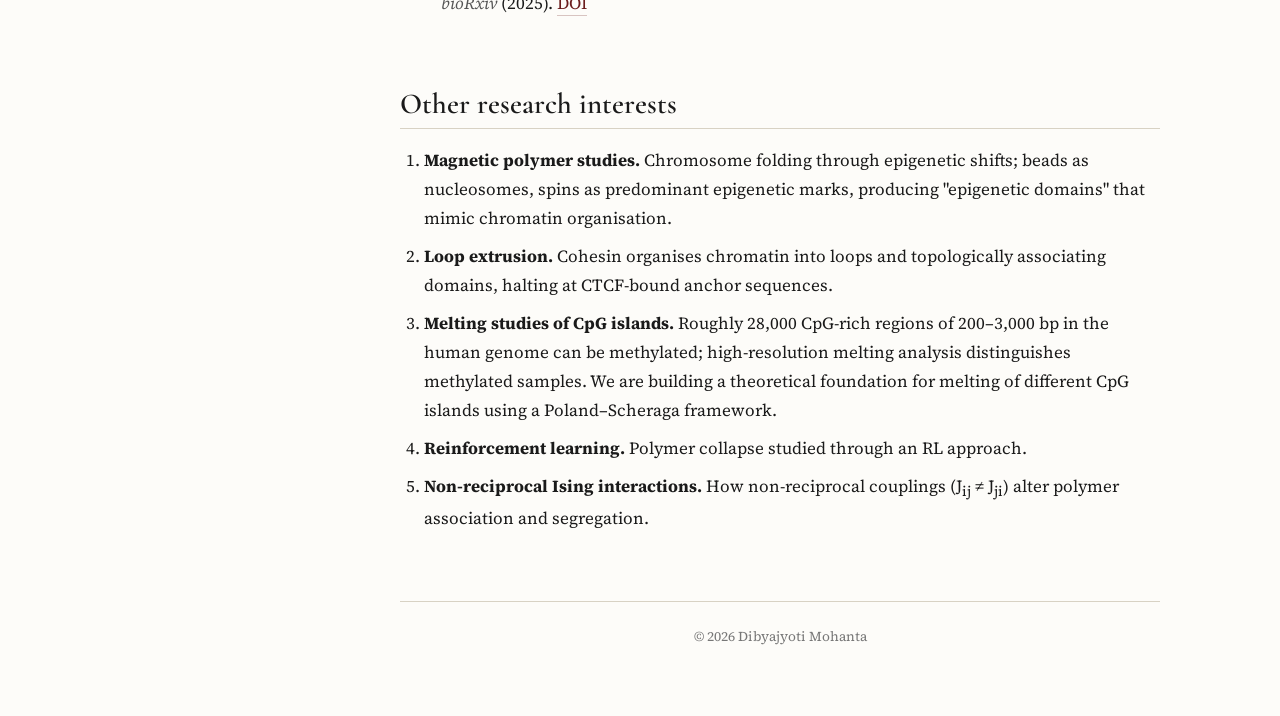
<file: research.html>
<!doctype html>
<html lang="en">
<head>
  <meta charset="utf-8" />
  <meta name="viewport" content="width=device-width, initial-scale=1" />
  <title>Research Highlights — Dibyajyoti Mohanta</title>
  <meta name="description" content="Research highlights: optical DNA mapping, biocondensate dynamics, polymers under confinement, adsorption, segregation and sequence patterning." />
  <link rel="preconnect" href="https://fonts.googleapis.com">
  <link rel="preconnect" href="https://fonts.gstatic.com" crossorigin>
  <link href="https://fonts.googleapis.com/css2?family=Cormorant+Garamond:wght@500;600;700&family=Source+Sans+3:wght@400;600&family=Source+Serif+4:ital,wght@0,400;0,600;1,400&display=swap" rel="stylesheet">
  <link rel="stylesheet" href="assets/style.css" />
<!-- Google tag (gtag.js) -->
<script async src="https://www.googletagmanager.com/gtag/js?id=G-84JQCJ07XE"></script>
<script>
  window.dataLayer = window.dataLayer || [];
  function gtag(){dataLayer.push(arguments);}
  gtag('js', new Date());

  gtag('config', 'G-84JQCJ07XE');
</script>
</head>
<body>
<div class="layout">

  <aside class="sidebar">
    <button class="menu-toggle" aria-label="Toggle menu">☰ Menu</button>
    <a href="index.html" class="brand">Dibyajyoti Mohanta</a>
    <div class="tagline">Postdoctoral Researcher · Statistical Physics</div>
    <nav>
      <ul>
        <li><a href="index.html">Home</a></li>
        <li><a href="introduction.html">Introduction</a></li>
        <li><a href="research.html">Research Highlights</a></li>
        <li><a href="publications.html">Outreach &amp; Publications</a></li>
        <li><a href="gallery.html">Gallery</a></li>
      </ul>
    </nav>
    <div class="contact">
      <span class="label">Email</span>
      <a href="mailto:dmohanta@buffalo.edu">dmohanta@buffalo.edu</a>
    </div>
  </aside>

  <main class="main">
    <div class="content">

      <h1>Research Highlights</h1>
      <p class="page-subtitle">Selected projects across optical DNA mapping, biocondensate dynamics, and polymer physics in confinement.</p>

      <!-- =============================== Optical DNA Mapping =============================== -->
      <section class="research-section" id="optical-dna-mapping">
        <h2>Optical DNA Mapping</h2>

        <figure>
          <img src="assets/images/odm.jpg" alt="Optical DNA mapping schematic"/>
          <figcaption>V. Müller <em>et al.</em>, Nucleic Acids Research, 2019, Vol. 47, No. 15.</figcaption>
        </figure>

        <p>
          Optical DNA mapping visualises fluorescence-labelled, sequence-specific patterns —
          "barcodes" — along long DNA molecules. These barcodes carry signatures unique to the
          bacterial species from which the DNA originates.
        </p>

        <p>
          Matching experimental barcodes to theoretical sequences in a database is hard because of
          noise from optics, photophysics, and stochastic chain motion. Our work builds realistic
          synthetic barcodes that incorporate each of these noise sources at the appropriate stage
          of the imaging pipeline:
        </p>

        <h3>(A) Multi-ligand binding mechanism (equilibrium)</h3>
        <p>
          Random sampling, via a Markov approach based on transfer matrices, of multiple ligands of
          different sizes and affinities binding the DNA molecule.
        </p>
        <figure>
          <img src="assets/images/random.jpg" alt="Random ligand map along the lattice" />
          <figcaption>Ten stacked random ligand maps along a 1-D lattice; each colour denotes a different ligand type.</figcaption>
        </figure>

        <h3>(B) Stochastic motion of DNA in the nanochannel (non-equilibrium)</h3>
        <p>
          Rouse-bead chain dynamics with parameters fitted from experimental kymographs.
        </p>
        <figure>
          <img src="assets/images/T4-kymograph.jpg" alt="Experimental vs synthetic T4 DNA kymograph" />
          <figcaption>Comparison of an experimental and synthetic kymograph of T4 DNA.</figcaption>
        </figure>

        <h3>(C) Camera noise in the imaging process (photophysics)</h3>
        <p>
          Probabilistic modelling of fluorophore emitters on the chain together with appropriate
          sCMOS / EMCCD calibration — read noise, gain, and background estimation.
        </p>

        <h3>Articles</h3>
        <ol class="pub-list">
          <li>D. Mohanta, A. Dvirnas and T. Ambjörnsson. <em>Random sampling of ligand arrangements on a one-dimensional lattice.</em> <span class="venue">Phys. Rev. E</span> 111, 014412 (2025). <a href="https://doi.org/10.1103/PhysRevE.111.014412" target="_blank" rel="noopener">DOI</a></li>
          <li>D. Mohanta <em>et al.</em> <em>Photophysical image analysis for sCMOS cameras: noise modelling and estimation of background parameters in fluorescence-microscopy images.</em> <span class="venue">PLOS ONE</span> (2025). <a href="https://doi.org/10.1371/journal.pone.0335310" target="_blank" rel="noopener">DOI</a></li>
          <li>Synthetic barcodes for accurate identification of bacterial species (in preparation).</li>
        </ol>
      </section>

      <!-- =============================== Biocondensates =============================== -->
      <section class="research-section" id="biocondensates">
        <h2>Dynamics of biocondensates</h2>

        <figure>
          <img src="assets/images/cag-condensate.jpg" alt="Membraneless organelles from CAG repeats" />
          <figcaption>A. Jain <em>et al.</em>, Nature, 2017 — formation of membraneless organelles from CAG-repeat trinucleotide sequences.</figcaption>
        </figure>

        <figure>
          <img src="assets/images/cag-dynamics.jpg" alt="CAG repeat condensate dynamics" />
        </figure>

        <p>
          I currently study the material properties of CAG-repeat RNA droplets. While many
          RNA–protein complexes — particularly with intrinsically disordered proteins — show
          liquid-like behaviour, our question is whether pure RNA condensates follow the same
          trend or instead undergo aging. Since CAG-repeat expansions are central to several
          neurodegenerative diseases (Huntington's among them), the time-dependent material
          state of these condensates may be tied to onset and progression.
        </p>

        <ol class="pub-list">
          <li>D. Mohanta, H. Zhang, D. Thirumalai and H. Nguyen. <em>Molecular origins of heterogeneous aging and spatial organization in RNA condensates.</em> 2026 (under review).</li>
        </ol>

        <p>I am also studying velocity-flow fields inside condensates, looking for correlations
        between sequence-dependent flow patterns and bulk material properties.</p>

        <figure>
          <img src="assets/images/velocity-flow.jpg" alt="Velocity flow within condensate" />
        </figure>
        <figure>
          <img src="assets/images/sequence-flow.jpg" alt="Sequence-dependent flow in condensates" />
        </figure>
      </section>

      <!-- =============================== Confinement =============================== -->
      <section class="research-section" id="polymer-confinement">
        <h2>Polymer in confinement</h2>
        <p>
          Polymers are long, repetitive chains; the biological versions — DNA, RNA, protein — live
          inside crowded cells where volume exclusion among biomolecules creates an effective
          confinement that influences stability, dynamics, and function.
        </p>
        <p>
          The interplay of entropy and energy drives a non-linear response in slit-like or
          well-like confinement. Theory predicts a critical width at which thermodynamic
          observables of the polymer reach a minimum. We explore non-monotonic responses of
          dsDNA to temperature and degree of confinement in equilibrium and quasi-equilibrium
          regimes.
        </p>

        <h3>Articles</h3>
        <ol class="pub-list">
          <li>D. Mohanta, D. Giri and S. Kumar. <em>Statistical mechanics of DNA melting in confined geometry.</em> <span class="venue">J. Stat. Mech.</span> 043501 (2019). <a href="https://iopscience.iop.org/article/10.1088/1742-5468/ab0818/meta" target="_blank" rel="noopener">DOI</a></li>
          <li>D. Mohanta. <em>Melting of confined DNA: static and dynamic properties.</em> <span class="venue">Soft Matter</span> 18(14), 2790 (2022). <a href="https://pubs.rsc.org/en/content/articlelanding/2022/sm/d2sm00220e/unauth" target="_blank" rel="noopener">DOI</a></li>
          <li>D. Mohanta, D. Giri and S. Kumar. <em>Effect of solvent gradient on DNA confined in a strip.</em> <span class="venue">Physica A</span> 562, 125379 (2021). <a href="https://www.sciencedirect.com/science/article/pii/S0378437120307287" target="_blank" rel="noopener">DOI</a></li>
        </ol>

        <figure>
          <img src="assets/images/confinement.jpg" alt="Polymer in confinement" />
        </figure>
      </section>

      <!-- =============================== Quasi-equilibrium migration =============================== -->
      <section class="research-section" id="migration">
        <h2>Quasi-equilibrium migration studies of polymer</h2>
        <p>
          Chemical gradients along migration axes can form globules on the poor-solvent side that
          act like ratchets, attracting segments from the good-solvent side. When a solvent or
          dielectric gradient is introduced transverse to a nanopore, the polymer's migration
          becomes non-monotonic in the gradient strength. In the quasi-static regime — where each
          migration step is long compared to polymer relaxation — a Fokker–Planck description
          captures the migration time.
        </p>

        <ol class="pub-list">
          <li>D. Mohanta, D. Giri and S. Kumar. <em>Effect of solvent gradient inside the entropic trap on polymer migration.</em> <span class="venue">Phys. Rev. E</span> 105, 024135 (2022). <a href="https://journals.aps.org/pre/abstract/10.1103/PhysRevE.105.024135" target="_blank" rel="noopener">DOI</a></li>
          <li>D. Mohanta. <em>DNA migration through semi-circular gradient channel.</em> <span class="venue">Physica A</span> 588, 126573 (2022). <a href="https://www.sciencedirect.com/science/article/pii/S0378437121008463" target="_blank" rel="noopener">DOI</a></li>
        </ol>

        <figure>
          <img src="assets/images/migration.jpg" alt="Polymer migration through gradient channel" />
        </figure>
      </section>

      <!-- =============================== Adsorption =============================== -->
      <section class="research-section" id="adsorption">
        <h2>Polymer adsorption</h2>
        <p>
          We study force-induced melting of dsDNA on a square lattice with varying surface
          interactions. Depending on force and temperature, the chain exhibits adsorption /
          desorption, zipping / unzipping, and melting transitions. This minimal model captures
          the discontinuous nature of unzipping transitions and re-entrance phenomena, with the
          goal of mapping out adsorption states under varying thermodynamic conditions.
        </p>

        <ol class="pub-list">
          <li>D. Mohanta, D. Giri and S. Kumar. <em>Force-induced DNA melting in the presence of an attractive surface.</em> <span class="venue">Soft Matter</span> 19(29), 5477–5486 (2023). <a href="https://pubs.rsc.org/en/content/articlelanding/2023/sm/d3sm00037k/unauth" target="_blank" rel="noopener">DOI</a></li>
        </ol>

        <figure>
          <img src="assets/images/adsorption.jpg" alt="Force-induced DNA melting on surface" />
        </figure>
      </section>

      <!-- =============================== Segregation =============================== -->
      <section class="research-section" id="segregation">
        <h2>Segregation of polymers</h2>
        <p>
          Polymer interactions in strong confinement, in the presence of solvent, span two
          energetic regimes — inter-polymer and intra-polymer attractions — and lead to multiple
          phase transitions. Motivated by epigenetic-transition-led collapse, we probe polymer
          organisation in symmetric and asymmetric confinement. Asymmetric confinement can trap
          polymers in poor solvents through large free-energy barriers. For heteropolymers
          (block co-polymers) we are studying segregation dynamics under strong confinement.
        </p>

        <ol class="pub-list">
          <li>D. Mohanta. <em>Solvent effect on equilibrium organization of confined polymers.</em> <span class="venue">Soft Matter</span> 19, 4991 (2023). <a href="https://pubs.rsc.org/en/content/articlelanding/2023/sm/d3sm00373f/unauth" target="_blank" rel="noopener">DOI</a></li>
          <li>D. Mohanta, M. Dwivedi, D. Giri. <em>Segregation of strongly confined block-copolymers.</em> <span class="venue">bioRxiv</span> (2024). <a href="https://doi.org/10.1101/2024.10.31.621393" target="_blank" rel="noopener">DOI</a></li>
        </ol>

        <figure>
          <img src="assets/images/segregation.jpg" alt="Segregation of confined polymers" />
        </figure>
      </section>

      <!-- =============================== Sequence dependence =============================== -->
      <section class="research-section" id="sequence">
        <h2>Sequence dependence on polymer association</h2>
        <p>
          The molecular grammar of sequence patterning governs how polymers organise under
          confinement. Quantifying complexity via Shannon entropy, we show that the spatial
          arrangement of interaction motifs — not merely their composition — determines whether
          polymers self-fold into isolated globules or intermix to form networked, condensate-like
          states. The framework bridges polymer physics and biological phase separation: geometric
          confinement and sequence heterogeneity together control transitions between mixed and
          segregated ensembles.
        </p>
       <figure>
          <img src="assets/images/bcp.jpg" alt="Segregation of confined polymers" />
        </figure>
      </section>


        <ol class="pub-list">
          <li>D. Mohanta, M. Dwivedi, H. Maity, and D. Giri. <em>Sequence complexity dictates polymer mixing.</em> <span class="venue">bioRxiv</span> (2025). <a href="https://doi.org/10.64898/2025.12.23.696237" target="_blank" rel="noopener">DOI</a></li>
        </ol>
      </section>

      <h2>Other research interests</h2>
      <ol>
        <li><strong>Magnetic polymer studies.</strong> Chromosome folding through epigenetic shifts; beads as nucleosomes, spins as predominant epigenetic marks, producing "epigenetic domains" that mimic chromatin organisation.</li>
        <li><strong>Loop extrusion.</strong> Cohesin organises chromatin into loops and topologically associating domains, halting at CTCF-bound anchor sequences.</li>
        <li><strong>Melting studies of CpG islands.</strong> Roughly 28,000 CpG-rich regions of 200–3,000 bp in the human genome can be methylated; high-resolution melting analysis distinguishes methylated samples. We are building a theoretical foundation for melting of different CpG islands using a Poland–Scheraga framework.</li>
        <li><strong>Reinforcement learning.</strong> Polymer collapse studied through an RL approach.</li>
        <li><strong>Non-reciprocal Ising interactions.</strong> How non-reciprocal couplings (J<sub>ij</sub> ≠ J<sub>ji</sub>) alter polymer association and segregation.</li>
      </ol>

      <footer class="footer">
        © <span id="year"></span> Dibyajyoti Mohanta
      </footer>
    </div>
  </main>

</div>
<script>document.getElementById('year').textContent = new Date().getFullYear();</script>
<script src="assets/script.js"></script>
</body>
</html>
</file>
<file: assets/style.css>
/* =====================================================================
   Dibyajyoti Mohanta — Academic Personal Website
   Classic academic theme (serif typography, sidebar navigation)
   ===================================================================== */

:root {
  --bg: #fdfcf9;
  --paper: #ffffff;
  --ink: #1a1a1a;
  --muted: #555;
  --soft: #777;
  --rule: #d8d2c4;
  --accent: #6b1d1d;        /* deep crimson, academic */
  --accent-hover: #4a1414;
  --link: #6b1d1d;
  --sidebar-bg: #f4efe6;
  --tag-bg: #ece5d5;
  --shadow: 0 1px 3px rgba(0,0,0,0.05);
  --max-content: 760px;
}

* { box-sizing: border-box; }

html, body {
  margin: 0;
  padding: 0;
  background: var(--bg);
  color: var(--ink);
  font-family: "Source Serif 4", "Source Serif Pro", "Lora", Georgia, "Times New Roman", serif;
  font-size: 17px;
  line-height: 1.7;
  -webkit-font-smoothing: antialiased;
  text-rendering: optimizeLegibility;
}

a {
  color: var(--link);
  text-decoration: none;
  border-bottom: 1px solid rgba(107, 29, 29, 0.25);
  transition: color .15s ease, border-color .15s ease;
}
a:hover {
  color: var(--accent-hover);
  border-bottom-color: var(--accent-hover);
}

/* -----------------------------------------------------------------
   Layout
   ----------------------------------------------------------------- */
.layout {
  display: grid;
  grid-template-columns: 280px 1fr;
  min-height: 100vh;
}

/* Sidebar */
.sidebar {
  background: var(--sidebar-bg);
  border-right: 1px solid var(--rule);
  padding: 2.4rem 1.8rem;
  position: sticky;
  top: 0;
  height: 100vh;
  overflow-y: auto;
}

.sidebar .brand {
  font-family: "Cormorant Garamond", "EB Garamond", Georgia, serif;
  font-weight: 600;
  font-size: 1.55rem;
  line-height: 1.2;
  color: var(--ink);
  display: block;
  margin-bottom: .25rem;
  border-bottom: none;
}
.sidebar .brand:hover { color: var(--accent); }

.sidebar .tagline {
  font-size: .82rem;
  color: var(--soft);
  font-style: italic;
  letter-spacing: .02em;
  margin-bottom: 1.6rem;
}

.sidebar nav ul {
  list-style: none;
  margin: 0;
  padding: 0;
  border-top: 1px solid var(--rule);
}
.sidebar nav li {
  border-bottom: 1px solid var(--rule);
}
.sidebar nav a {
  display: block;
  padding: .7rem .25rem;
  font-size: .95rem;
  color: var(--ink);
  border-bottom: none;
  letter-spacing: .01em;
}
.sidebar nav a:hover { color: var(--accent); }
.sidebar nav a.active {
  color: var(--accent);
  font-weight: 600;
}

.sidebar .contact {
  margin-top: 1.8rem;
  font-size: .82rem;
  color: var(--muted);
  line-height: 1.5;
}
.sidebar .contact .label {
  display: block;
  text-transform: uppercase;
  letter-spacing: .12em;
  color: var(--soft);
  font-size: .7rem;
  margin-bottom: .35rem;
  margin-top: .9rem;
}
.sidebar .contact a {
  color: var(--muted);
  border-bottom: 1px dotted rgba(0,0,0,.2);
  word-break: break-word;
}
.sidebar .contact a:hover { color: var(--accent); border-bottom-color: var(--accent); }

.sidebar .socials {
  margin-top: 1.4rem;
  display: flex;
  gap: .9rem;
  flex-wrap: wrap;
}
.sidebar .socials a {
  font-size: .78rem;
  text-transform: uppercase;
  letter-spacing: .12em;
  border: 1px solid var(--rule);
  padding: .35rem .65rem;
  border-radius: 2px;
  color: var(--muted);
  background: var(--paper);
}
.sidebar .socials a:hover {
  border-color: var(--accent);
  color: var(--accent);
}

/* Main content */
.main {
  padding: 3.2rem 3.4rem 4rem;
  max-width: 100%;
}

.content {
  max-width: var(--max-content);
  margin: 0 auto;
}

/* Typography */
h1, h2, h3, h4 {
  font-family: "Cormorant Garamond", "EB Garamond", Georgia, serif;
  font-weight: 600;
  color: var(--ink);
  line-height: 1.25;
  margin-top: 2.2rem;
  margin-bottom: .8rem;
}
h1 {
  font-size: 2.4rem;
  letter-spacing: -.01em;
  margin-top: 0;
  margin-bottom: .4rem;
}
.page-subtitle {
  font-style: italic;
  color: var(--muted);
  font-size: 1.05rem;
  margin-top: 0;
  margin-bottom: 1.8rem;
  border-bottom: 1px solid var(--rule);
  padding-bottom: 1.4rem;
}
h2 {
  font-size: 1.7rem;
  border-bottom: 1px solid var(--rule);
  padding-bottom: .35rem;
  margin-top: 3rem;
}
h3 {
  font-size: 1.25rem;
  color: var(--accent);
}

p { margin: 0 0 1.1rem; }

ol, ul { padding-left: 1.4rem; }
li { margin-bottom: .55rem; }

blockquote {
  border-left: 3px solid var(--accent);
  margin: 1.5rem 0;
  padding: .2rem 1.1rem;
  color: var(--muted);
  font-style: italic;
  background: rgba(107,29,29,.03);
}

hr {
  border: none;
  border-top: 1px solid var(--rule);
  margin: 2.4rem 0;
}

/* Home / hero */
.hero {
  display: grid;
  grid-template-columns: 200px 1fr;
  gap: 2rem;
  align-items: start;
  margin-bottom: 2rem;
}
.hero img {
  width: 200px;
  height: 200px;
  object-fit: cover;
  border-radius: 4px;
  box-shadow: var(--shadow);
  border: 1px solid var(--rule);
}
.hero .intro h1 { margin-top: 0; }
.hero .role {
  font-style: italic;
  color: var(--muted);
  margin-bottom: 1rem;
  font-size: 1.05rem;
}

.research-interests {
  background: var(--paper);
  border: 1px solid var(--rule);
  padding: 1.2rem 1.5rem;
  margin: 1.5rem 0;
}
.research-interests h3 {
  margin-top: 0;
  font-size: 1.05rem;
  text-transform: uppercase;
  letter-spacing: .14em;
  color: var(--muted);
  font-family: "Source Sans 3", system-ui, sans-serif;
  font-weight: 600;
}
.research-interests ol { margin: .4rem 0 0; }

.affiliations {
  display: grid;
  grid-template-columns: repeat(auto-fit, minmax(160px, 1fr));
  gap: 1rem;
  margin: 1.5rem 0;
}
.affiliations a {
  display: block;
  text-align: center;
  padding: .9rem .6rem;
  border: 1px solid var(--rule);
  background: var(--paper);
  color: var(--muted);
  font-size: .85rem;
  border-radius: 2px;
  border-bottom: 1px solid var(--rule);
  line-height: 1.35;
}
.affiliations a:hover {
  border-color: var(--accent);
  color: var(--accent);
}
.affiliations .inst-name { display: block; font-weight: 600; color: var(--ink); margin-bottom: .15rem; }
.affiliations .inst-role { font-size: .75rem; color: var(--soft); font-style: italic; }

/* Research / publication cards */
.research-section {
  margin-bottom: 2.4rem;
}
.research-section figure {
  margin: 1.2rem 0;
  text-align: center;
}
.research-section figure img {
  max-width: 100%;
  height: auto;
  border: 1px solid var(--rule);
  border-radius: 2px;
  background: var(--paper);
}
.research-section figcaption {
  font-size: .82rem;
  color: var(--soft);
  font-style: italic;
  margin-top: .5rem;
}

.pub-list {
  list-style: none;
  padding-left: 0;
  counter-reset: pub;
}
.pub-list li {
  counter-increment: pub;
  padding-left: 2.4rem;
  position: relative;
  margin-bottom: 1.1rem;
  border-bottom: 1px dotted var(--rule);
  padding-bottom: 1rem;
}
.pub-list li:last-child { border-bottom: none; }
.pub-list li::before {
  content: "[" counter(pub) "]";
  position: absolute;
  left: 0;
  top: 0;
  color: var(--accent);
  font-weight: 600;
  font-family: "Source Sans 3", system-ui, sans-serif;
  font-size: .9rem;
}
.pub-list .authors { color: var(--ink); }
.pub-list .venue { font-style: italic; color: var(--muted); }
.pub-list .year { color: var(--soft); }

.timeline {
  list-style: none;
  padding-left: 0;
  border-left: 2px solid var(--rule);
  margin-left: .5rem;
}
.timeline li {
  position: relative;
  padding: .2rem 0 1.4rem 1.5rem;
  margin-bottom: 0;
}
.timeline li::before {
  content: "";
  width: 10px;
  height: 10px;
  background: var(--accent);
  border-radius: 50%;
  position: absolute;
  left: -6px;
  top: .55rem;
}
.timeline .when {
  display: block;
  font-size: .8rem;
  text-transform: uppercase;
  letter-spacing: .12em;
  color: var(--soft);
  margin-bottom: .2rem;
  font-family: "Source Sans 3", system-ui, sans-serif;
  font-weight: 600;
}
.timeline .title { font-weight: 600; }
.timeline .place { display: block; color: var(--muted); font-style: italic; }
.timeline .detail { display: block; color: var(--muted); margin-top: .25rem; font-size: .95rem; }

/* Gallery */
.gallery-grid {
  display: grid;
  grid-template-columns: repeat(auto-fill, minmax(260px, 1fr));
  gap: 1.2rem;
  margin-top: 1.5rem;
}
.gallery-grid figure {
  margin: 0;
  background: var(--paper);
  border: 1px solid var(--rule);
  padding: .5rem;
  border-radius: 2px;
  transition: transform .2s ease, box-shadow .2s ease;
}
.gallery-grid figure:hover {
  transform: translateY(-2px);
  box-shadow: 0 6px 16px rgba(0,0,0,.08);
}
.gallery-grid img {
  width: 100%;
  height: 220px;
  object-fit: cover;
  display: block;
  border-radius: 1px;
}
.gallery-grid figcaption {
  font-size: .85rem;
  color: var(--muted);
  text-align: center;
  padding: .55rem .25rem .25rem;
  font-style: italic;
}

/* Footer */
.footer {
  margin-top: 4rem;
  padding-top: 1.4rem;
  border-top: 1px solid var(--rule);
  font-size: .8rem;
  color: var(--soft);
  text-align: center;
}

/* Mobile menu toggle (hidden on desktop) */
.menu-toggle { display: none; }

/* -----------------------------------------------------------------
   Responsive
   ----------------------------------------------------------------- */
@media (max-width: 960px) {
  .layout { grid-template-columns: 1fr; }
  .sidebar {
    position: relative;
    height: auto;
    border-right: none;
    border-bottom: 1px solid var(--rule);
    padding: 1.5rem 1.4rem;
  }
  .main { padding: 2rem 1.4rem 3rem; }
  .hero {
    grid-template-columns: 1fr;
    text-align: center;
  }
  .hero img {
    margin: 0 auto;
    width: 160px;
    height: 160px;
  }
  h1 { font-size: 2rem; }
  h2 { font-size: 1.45rem; }

  .menu-toggle {
    display: inline-block;
    background: none;
    border: 1px solid var(--rule);
    padding: .35rem .7rem;
    font-family: inherit;
    font-size: .85rem;
    color: var(--muted);
    cursor: pointer;
    margin-bottom: 1rem;
    border-radius: 2px;
  }
  .sidebar nav, .sidebar .contact, .sidebar .socials {
    display: none;
  }
  .sidebar.open nav, .sidebar.open .contact, .sidebar.open .socials {
    display: block;
  }
  .sidebar.open .socials { display: flex; }
}

@media (max-width: 480px) {
  body { font-size: 16px; }
  .main { padding: 1.4rem 1rem 2.4rem; }
}

/* Print */
@media print {
  .sidebar { display: none; }
  .layout { grid-template-columns: 1fr; }
  .main { padding: 0; }
  a { color: var(--ink); border-bottom: none; }
}
</file>
